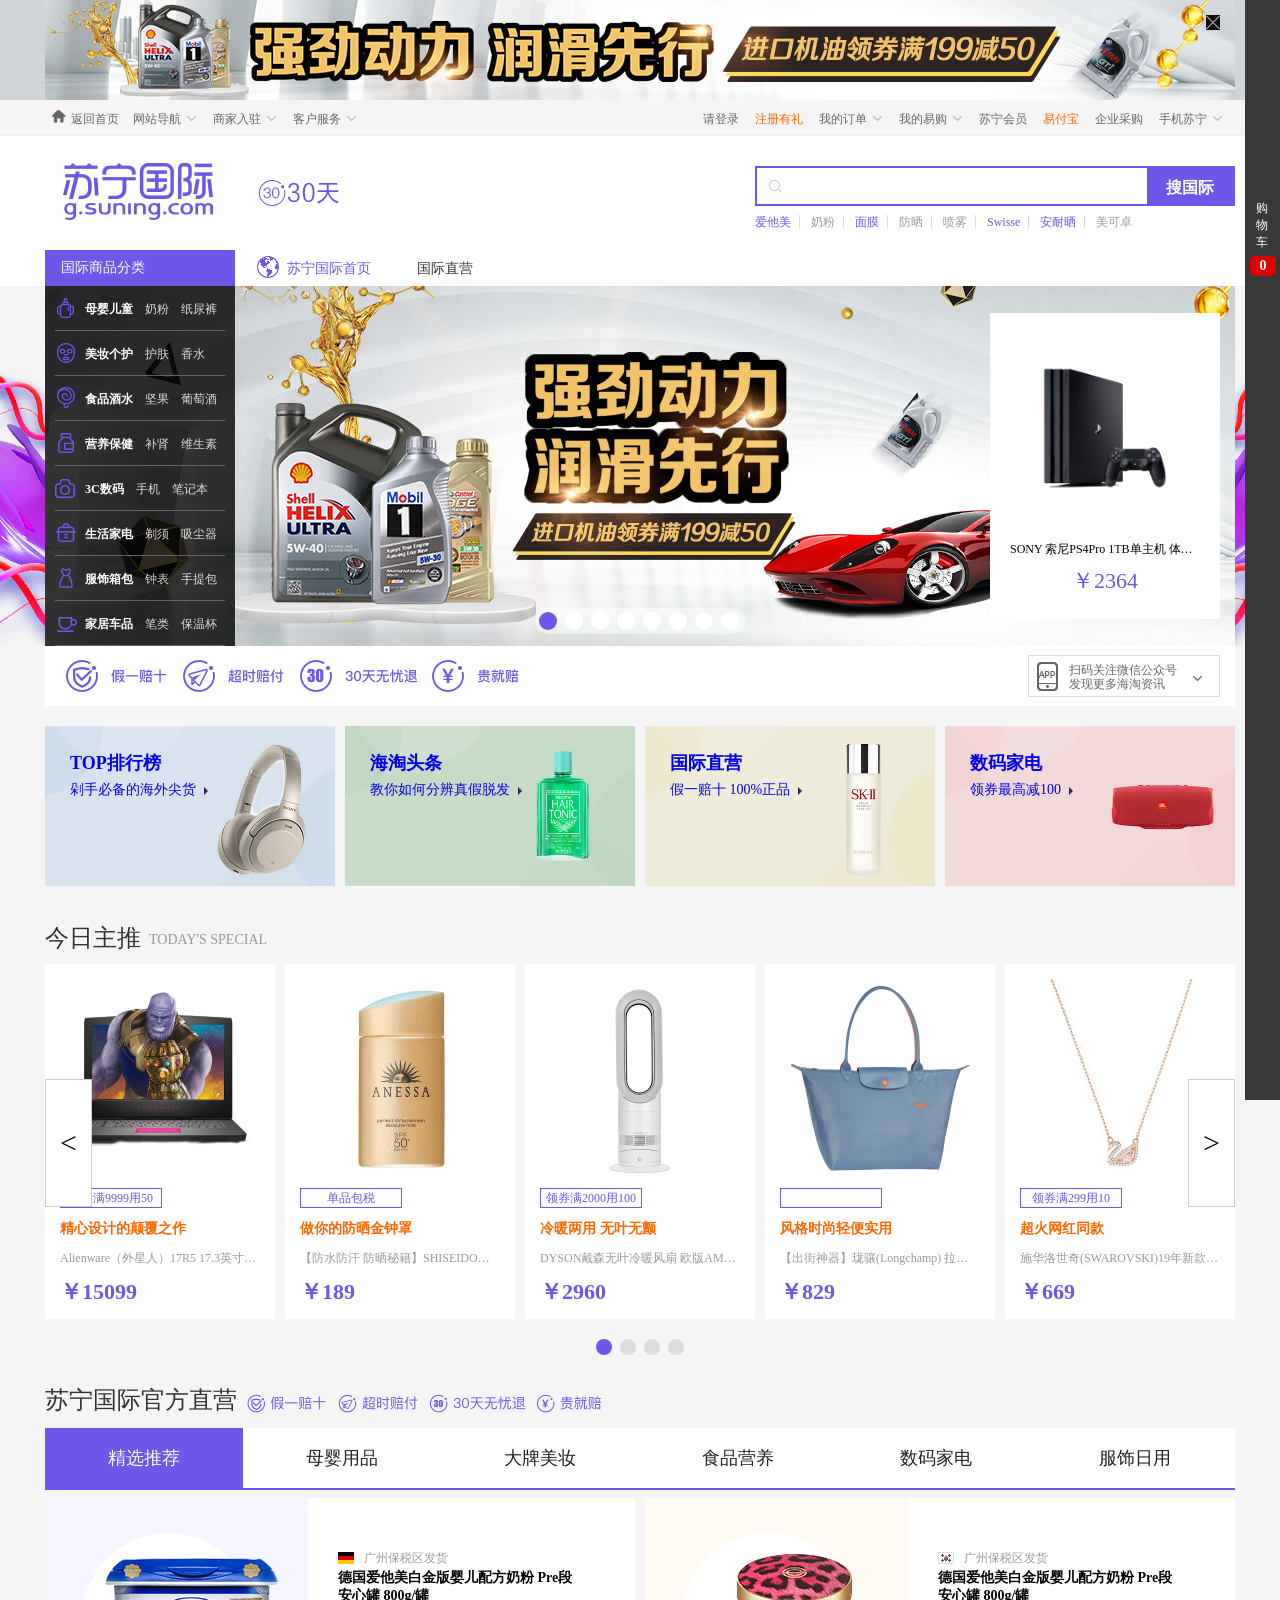
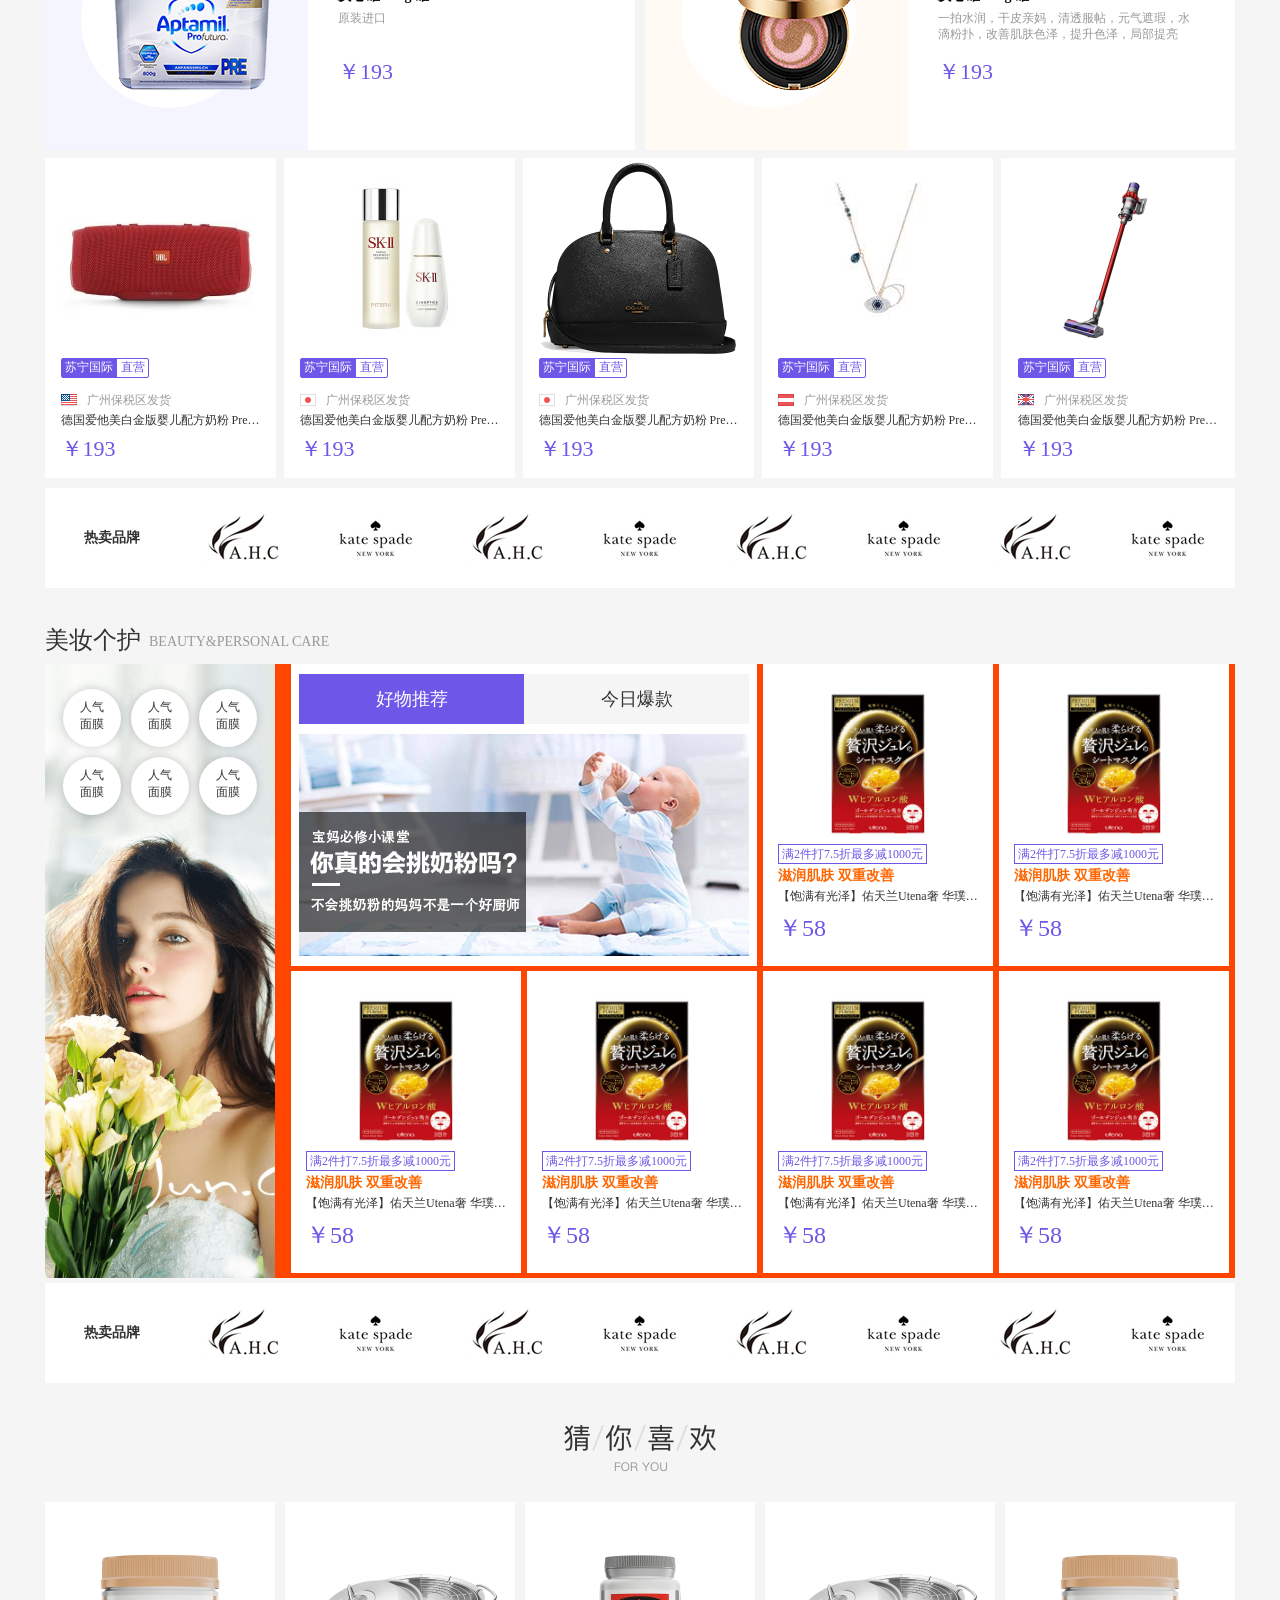
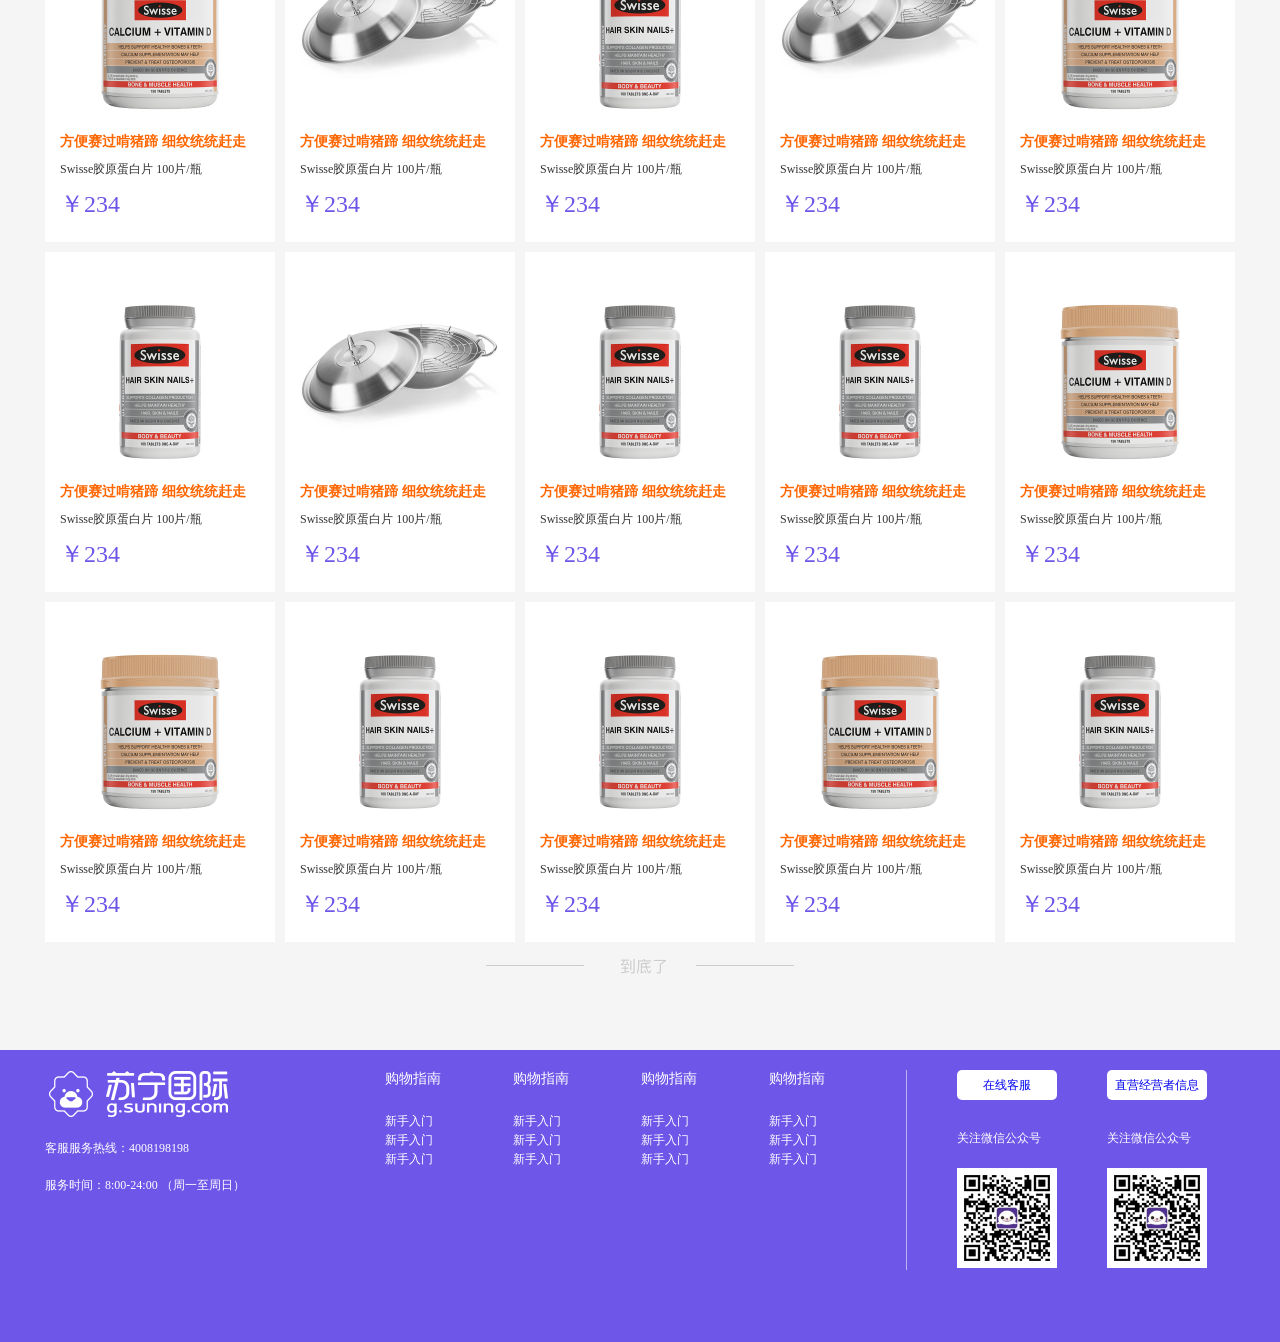
<file: suning/index.html>
<!DOCTYPE html>
<html lang="en">
<head>
    <meta charset="UTF-8">
    <meta name="viewport" content="width=device-width, initial-scale=1.0">
    <meta http-equiv="X-UA-Compatible" content="ie=edge">
    <title>Document</title>
    <link rel="stylesheet" href="css/common.css"/>
    <link rel="stylesheet" href="css/index.css"/>
    <link rel="stylesheet" href="images/iconfont/iconfont.css">
    
</head>
<body>
    <!-- adv ------------------------------------------>
    <div id="adv">
        <div class="advCon">
            <span class="advBtn"></span>
        </div>
    </div>

    <!-- top ------------------------------------------>
    <div id="top">
        <div class="topCon">
            <ul class="topLeft">
                <li>
                    <i class="iconfont icon-shouye2"></i>
                    <a href="#">返回首页</a>
                </li>
                <li class="topSec">
                    <a href="#">网站导航</a>
                    <i class="iconfont icon-jiantouarrow483"></i>
                    <div></div>
                </li>
                <li class="topSec">
                    <a href="#">商家入驻</a>
                    <i class="iconfont icon-jiantouarrow483"></i>
                    <div></div>
                </li>
                <li class="topSec">
                    <a href="#">客户服务</a>
                    <i class="iconfont icon-jiantouarrow483"></i>
                    <div></div>
                </li>
            </ul>

            <ul class="topRight">
                <li class="cookieChange">
                    <a href="html/register.html">请登录</a>
                </li>
                <li><a href="#">注册有礼</a></li>
                <li class="topRigSec">
                    <a href="#">我的订单</a>
                    <i class="iconfont icon-jiantouarrow483"></i>
                    <div></div>
                </li>
                <li class="topRigSec">
                    <a href="#">我的易购</a>
                    <i class="iconfont icon-jiantouarrow483"></i>
                    <div></div>
                </li>
                <li><a href="#">苏宁会员</a></li>
                <li><a href="#">易付宝</a></li>
                <li><a href="#">企业采购</a></li>
                <li class="topRigSec">
                    <a href="#">手机苏宁</a>
                    <i class="iconfont icon-jiantouarrow483"></i>
                    <div></div>
                </li>
            </ul>
        </div>
    </div>

    <!-- title ------------------------------------------>
    <div id="title">
        <div class="titleCon">
            <img src="images/title1.png">
            <img src="images/title2.gif">
            <div class="titleSer">
                <div>
                    <i class="iconfont icon-sousuo"></i>
                    <input type="text">
                    <span><a href="#">搜国际</a></span>
                </div>
                <p>
                    <a href="#" class="blue">爱他美</a>
                    <a href="#">奶粉</a>
                    <a href="#" class="blue">面膜</a>
                    <a href="#">防晒</a>
                    <a href="#">喷雾</a>
                    <a href="#" class="blue">Swisse</a>
                    <a href="#" class="blue">安耐晒</a>
                    <a href="#">美可卓</a>
                </p>
            </div>
        </div>
    </div>

    <!-- record ------------------------------------------>
    <div id="record">
        <div class="rcdCon">
            <p class="rcdLf">国际商品分类</p>
            <p class="rcdCen">
                <img src="images/record1.gif">
                <a href="#">苏宁国际首页</a>
            </p>
            <p class="rcdRgt">
                <a href="#">国际直营</a>
            </p>
        </div>
    </div>

    <!-- banner ------------------------------------------>
    <div id="banner">
        <div class="berCon">
            <div class="berBgLf">
                <img src="images/banner1.jpg">
            </div>
            <div class="berBg">
                <ul class="berImg">
                    <li><a href="#"><img src="images/banner3.jpg"></a></li>
                    <li><a href="#"><img src="images/banner4.jpg"></a></li>
                    <li><a href="#"><img src="images/banner5.jpg"></a></li>
                    <li><a href="#"><img src="images/banner6.jpg"></a></li>
                    <li><a href="#"><img src="images/banner7.jpg"></a></li>
                    <li><a href="#"><img src="images/banner8.jpg"></a></li>
                    <li><a href="#"><img src="images/banner9.jpg"></a></li>
                    <li><a href="#"><img src="images/banner10.jpg"></a></li>
                </ul>
                <div class="berSpan">
                    <span>&lt;</span>
                    <span>&gt;</span>
                </div>
                <ol class="berRadius">
                    <!-- <li class="active"></li>
                    <li></li>
                    <li></li>
                    <li></li>
                    <li></li>
                    <li></li>
                    <li></li>
                    <li></li> -->
                </ol>     
                <div class="berTop">
                    <div class="berNav">
                        <div class="berNavList">
                            <p>
                                <span>母婴儿童</span>
                                <i><a href="#">奶粉</a></i>
                                <i><a href="#">纸尿裤</a></i>
                            </p>
                            <div>
                                <section>
                                    <h2>精选大牌</h2>
                                    <ul>
                                        <li>花王</li>
                                        <li>a2</li>
                                        <li>爱他美</li>
                                        <li>尤妮佳</li>
                                        <li>Bio Island</li>
                                        <li>花王</li>
                                        <li>a2</li>
                                        <li>爱他美</li>
                                        <li>尤妮佳</li>
                                        <li>Bio Island</li>
                                        <li>花王</li>
                                        <li>a2</li>
                                        <li>爱他美</li>
                                        <li>尤妮佳</li>
                                        <li>Bio Island</li>
                                        <li>尤妮佳</li>
                                        <li>Bio Island</li>
                                        <li>花王</li>
                                        <li>a2</li>
                                        <li>爱他美</li>
                                        <li>尤妮佳</li>
                                        <li>Bio Island</li>
                                    </ul>
                                </section>
                                <section>
                                    <h2>精选大牌</h2>
                                    <ul>
                                        <li>花王</li>
                                        <li>a2</li>
                                        <li>爱他美</li>
                                        <li>尤妮佳</li>
                                        <li>Bio Island</li>
                                        <li>花王</li>
                                        <li>a2</li>
                                        <li>爱他美</li>
                                        <li>尤妮佳</li>
                                        <li>Bio Island</li>
                                        <li>花王</li>
                                        <li>a2</li>
                                        <li>爱他美</li>
                                        <li>尤妮佳</li>
                                        <li>Bio Island</li>
                                    </ul>
                                </section>
                                <section>
                                    <h2>精选大牌</h2>
                                    <ul>
                                        <li>花王</li>
                                        <li>a2</li>
                                        <li>爱他美</li>
                                        <li>尤妮佳</li>
                                        <li>Bio Island</li>
                                        <li>花王</li>
                                        <li>a2</li>
                                        <li>尤妮佳</li>
                                        <li>Bio Island</li>
                                        <li>尤妮佳</li>
                                        <li>Bio Island</li>
                                        <li>花王</li>
                                        <li>a2</li>
                                        <li>爱他美</li>
                                        <li>尤妮佳</li>
                                        <li>Bio Island</li>
                                    </ul>
                                </section>
                                <section>
                                    <h2>精选大牌</h2>
                                    <ul>
                                        <li>花王</li>
                                        <li>a2</li>
                                        <li>爱他美</li>
                                        <li>尤妮佳</li>
                                        <li>Bio Island</li>
                                        <li>花王</li>
                                        <li>a2</li>
                                        <li>爱他美</li>
                                        <li>尤妮佳</li>
                                        <li>Bio Island</li>
                                        <li>花王</li>
                                        <li>a2</li>
                                        <li>爱他美</li>
                                        <li>尤妮佳</li>
                                        <li>Bio Island</li>
                                        <li>尤妮佳</li>
                                        <li>Bio Island</li>
                                        <li>花王</li>
                                        <li>a2</li>
                                        <li>爱他美</li>
                                        <li>尤妮佳</li>
                                        <li>Bio Island</li>
                                    </ul>
                                </section>
                            </div>
                        </div>
                        <div class="berNavList">
                            <p>
                                <span>美妆个护</span>
                                <i><a href="#">护肤</a></i>
                                <i><a href="#">香水</a></i>
                            </p>
                            <div>
                                <section>
                                    <h2>美妆个护</h2>
                                    <ul>
                                        <li>花王</li>
                                        <li>a2</li>
                                        <li>爱他美</li>
                                        <li>尤妮佳</li>
                                        <li>Bio Island</li>
                                        <li>花王</li>
                                        <li>尤妮佳</li>
                                        <li>Bio Island</li>
                                        <li>尤妮佳</li>
                                        <li>Bio Island</li>
                                        <li>花王</li>
                                        <li>a2</li>
                                        <li>爱他美</li>
                                        <li>尤妮佳</li>
                                        <li>Bio Island</li>
                                    </ul>
                                </section>
                                <section>
                                    <h2>美妆个护</h2>
                                    <ul>
                                        <li>花王</li>
                                        <li>a2</li>
                                        <li>爱他美</li>
                                        <li>尤妮佳</li>
                                        <li>Bio Island</li>
                                        <li>a2</li>
                                        <li>爱他美</li>
                                        <li>尤妮佳</li>
                                        <li>Bio Island</li>
                                        <li>花王</li>
                                        <li>a2</li>
                                        <li>爱他美</li>
                                        <li>花王</li>
                                        <li>a2</li>
                                        <li>爱他美</li>
                                        <li>尤妮佳</li>
                                        <li>Bio Island</li>
                                        <li>花王</li>
                                        <li>a2</li>
                                        <li>爱他美</li>
                                        <li>尤妮佳</li>
                                        <li>Bio Island</li>
                                    </ul>
                                </section>
                                <section>
                                    <h2>美妆个护</h2>
                                    <ul>
                                        <li>花王</li>
                                        <li>a2</li>
                                        <li>爱他美</li>
                                        <li>尤妮佳</li>
                                        <li>Bio Island</li>
                                        <li>花王</li>
                                        <li>a2</li>
                                        <li>爱他美</li>
                                        <li>尤妮佳</li>
                                        <li>Bio Island</li>
                                    </ul>
                                </section>
                            </div>
                        </div>
                        <div class="berNavList">
                            <p>
                                <span>食品酒水</span>
                                <i><a href="#">坚果</a></i>
                                <i><a href="#">葡萄酒</a></i>
                            </p>
                            <div>
                                <section>
                                    <h2>食品酒水</h2>
                                    <ul>
                                        <li>花王</li>
                                        <li>a2</li>
                                        <li>爱他美</li>
                                        <li>尤妮佳</li>
                                        <li>Bio Island</li>
                                        <li>花王</li>
                                        <li>a2</li>
                                        <li>爱他美</li>
                                        <li>尤妮佳</li>
                                        <li>Bio Island</li>
                                    </ul>
                                </section>
                                <section>
                                    <h2>食品酒水</h2>
                                    <ul>
                                        <li>花王</li>
                                        <li>a2</li>
                                        <li>爱他美</li>
                                        <li>尤妮佳</li>
                                        <li>Bio Island</li>
                                        <li>a2</li>
                                        <li>爱他美</li>
                                        <li>尤妮佳</li>
                                        <li>尤妮佳</li>
                                        <li>Bio Island</li>
                                        <li>花王</li>
                                        <li>a2</li>
                                        <li>爱他美</li>
                                        <li>尤妮佳</li>
                                        <li>Bio Island</li>
                                    </ul>
                                </section>
                                <section>
                                    <h2>食品酒水</h2>
                                    <ul>
                                        <li>花王</li>
                                        <li>a2</li>
                                        <li>Bio Island</li>
                                        <li>花王</li>
                                        <li>a2</li>
                                        <li>爱他美</li>
                                        <li>尤妮佳</li>
                                        <li>Bio Island</li>
                                    </ul>
                                </section>
                                <section>
                                    <h2>食品酒水</h2>
                                    <ul>
                                        <li>花王</li>
                                        <li>a2</li>
                                        <li>爱他美</li>
                                        <li>尤妮佳</li>
                                        <li>Bio Island</li>
                                        <li>花王</li>
                                        <li>a2</li>
                                        <li>爱他美</li>
                                        <li>尤妮佳</li>
                                        <li>Bio Island</li>
                                    </ul>
                                </section>
                            </div>
                        </div>
                        <div class="berNavList">
                            <p>
                                <span>营养保健</span>
                                <i><a href="#">补肾</a></i>
                                <i><a href="#">维生素</a></i>
                            </p>
                            <div>
                                <section>
                                    <h2>营养保健</h2>
                                    <ul>
                                        <li>花王</li>
                                        <li>a2</li>
                                        <li>爱他美</li>
                                        <li>尤妮佳</li>
                                        <li>Bio Island</li>
                                        <li>花王</li>
                                        <li>a2</li>
                                        <li>Bio Island</li>
                                        <li>花王</li>
                                        <li>a2</li>
                                        <li>爱他美</li>
                                        <li>尤妮佳</li>
                                        <li>Bio Island</li>
                                        <li>花王</li>
                                        <li>a2</li>
                                        <li>爱他美</li>
                                        <li>尤妮佳</li>
                                        <li>Bio Island</li>
                                    </ul>
                                </section>
                                <section>
                                    <h2>营养保健</h2>
                                    <ul>
                                        <li>花王</li>
                                        <li>a2</li>
                                        <li>爱他美</li>
                                        <li>尤妮佳</li>
                                        <li>尤妮佳</li>
                                        <li>尤妮佳</li>
                                        <li>Bio Island</li>
                                        <li>花王</li>
                                        <li>尤妮佳</li>
                                        <li>Bio Island</li>
                                        <li>花王</li>
                                        <li>尤妮佳</li>
                                        <li>Bio Island</li>
                                        <li>花王</li>
                                        <li>a2</li>
                                        <li>爱他美</li>
                                        <li>尤妮佳</li>
                                        <li>Bio Island</li>
                                    </ul>
                                </section>
                                <section>
                                    <h2>营养保健</h2>
                                    <ul>
                                        <li>花王</li>
                                        <li>a2</li>
                                        <li>Bio Island</li>
                                        <li>花王</li>
                                        <li>a2</li>
                                        <li>爱他美</li>
                                        <li>a2</li>
                                        <li>Bio Island</li>
                                        <li>花王</li>
                                        <li>a2</li>
                                        <li>爱他美</li>
                                        <li>a2</li>
                                        <li>Bio Island</li>
                                        <li>花王</li>
                                        <li>a2</li>
                                        <li>爱他美</li>
                                        <li>尤妮佳</li>
                                        <li>Bio Island</li>
                                    </ul>
                                </section>
                            </div>
                        </div>
                        <div class="berNavList">
                            <p>
                                <span>3C数码</span>
                                <i><a href="#">手机</a></i>
                                <i><a href="#">笔记本</a></i>
                            </p>
                            <div>
                                <section>
                                    <h2>3C数码</h2>
                                    <ul>
                                        <li>花王</li>
                                        <li>a2</li>
                                        <li>爱他美</li>
                                        <li>尤妮佳</li>
                                        <li>Bio Island</li>
                                        <li>花王</li>
                                        <li>a2</li>
                                        <li>尤妮佳</li>
                                        <li>Bio Island</li>
                                        <li>花王</li>
                                        <li>a2</li>
                                        <li>Bio Island</li>
                                        <li>花王</li>
                                        <li>a2</li>
                                        <li>爱他美</li>
                                        <li>尤妮佳</li>
                                        <li>Bio Island</li>
                                        <li>花王</li>
                                        <li>a2</li>
                                        <li>爱他美</li>
                                        <li>尤妮佳</li>
                                        <li>Bio Island</li>
                                    </ul>
                                </section>
                                <section>
                                    <h2>3C数码</h2>
                                    <ul>
                                        <li>花王</li>
                                        <li>a2</li>
                                        <li>爱他美</li>
                                        <li>尤妮佳</li>
                                        <li>Bio Island</li>
                                        <li>花王</li>
                                        <li>花王</li>
                                        <li>a2</li>
                                        <li>爱他美</li>
                                        <li>尤妮佳</li>
                                        <li>Bio Island</li>
                                        <li>花王</li>
                                        <li>a2</li>
                                        <li>爱他美</li>
                                        <li>尤妮佳</li>
                                        <li>Bio Island</li>
                                    </ul>
                                </section>
                                <section>
                                    <h2>3C数码</h2>
                                    <ul>
                                        <li>花王</li>
                                        <li>a2</li>
                                        <li>爱他美</li>
                                        <li>尤妮佳</li>
                                        <li>Bio Island</li>
                                        <li>a2</li>
                                        <li>Bio Island</li>
                                        <li>花王</li>
                                        <li>a2</li>
                                        <li>爱他美</li>
                                        <li>尤妮佳</li>
                                        <li>Bio Island</li>
                                        <li>花王</li>
                                        <li>a2</li>
                                        <li>爱他美</li>
                                        <li>尤妮佳</li>
                                        <li>Bio Island</li>
                                    </ul>
                                </section>
                                <section>
                                    <h2>3C数码</h2>
                                    <ul>
                                        <li>花王</li>
                                        <li>a2</li>
                                        <li>爱他美</li>
                                        <li>爱他美</li>
                                        <li>尤妮佳</li>
                                        <li>Bio Island</li>
                                    </ul>
                                </section>
                            </div>
                        </div>
                        <div class="berNavList">
                            <p>
                                <span>生活家电</span>
                                <i><a href="#">剃须</a></i>
                                <i><a href="#">吸尘器</a></i>
                            </p>
                            <div>
                                <section>
                                    <h2>生活家电</h2>
                                    <ul>
                                        <li>花王</li>
                                        <li>a2</li>
                                        <li>爱他美</li>
                                        <li>尤妮佳</li>
                                        <li>Bio Island</li>
                                        <li>花王</li>
                                        <li>a2</li>
                                        <li>Bio Island</li>
                                        <li>花王</li>
                                        <li>a2</li>
                                        <li>尤妮佳</li>
                                        <li>Bio Island</li>
                                        <li>花王</li>
                                        <li>a2</li>
                                        <li>Bio Island</li>
                                        <li>花王</li>
                                        <li>a2</li>
                                        <li>爱他美</li>
                                        <li>尤妮佳</li>
                                        <li>Bio Island</li>
                                        <li>花王</li>
                                        <li>a2</li>
                                        <li>爱他美</li>
                                        <li>尤妮佳</li>
                                        <li>Bio Island</li>
                                    </ul>
                                </section>
                                <section>
                                    <h2>生活家电</h2>
                                    <ul>
                                        <li>花王</li>
                                        <li>a2</li>
                                        <li>爱他美</li>
                                        <li>尤妮佳</li>
                                        <li>Bio Island</li>
                                        <li>a2</li>
                                        <li>爱他美</li>
                                        <li>尤妮佳</li>
                                        <li>Bio Island</li>
                                        <li>花王</li>
                                        <li>a2</li>
                                        <li>爱他美</li>
                                        <li>尤妮佳</li>
                                        <li>Bio Island</li>
                                    </ul>
                                </section>
                                <section>
                                    <h2>生活家电</h2>
                                    <ul>
                                        <li>花王</li>
                                        <li>a2</li>
                                        <li>爱他美</li>
                                        <li>尤妮佳</li>
                                        <li>Bio Island</li>
                                        <li>花王</li>
                                        <li>a2</li>
                                        <li>Bio Island</li>
                                        <li>尤妮佳</li>
                                        <li>Bio Island</li>
                                    </ul>
                                </section>
                                <section>
                                    <h2>生活家电</h2>
                                    <ul>
                                        <li>花王</li>
                                        <li>a2</li>
                                        <li>爱他美</li>
                                        <li>尤妮佳</li>
                                        <li>Bio Island</li>
                                        <li>花王</li>
                                        <li>a2</li>
                                        <li>Bio Island</li>
                                        <li>花王</li>
                                        <li>a2</li>
                                        <li>尤妮佳</li>
                                        <li>Bio Island</li>
                                        <li>花王</li>
                                        <li>a2</li>
                                        <li>Bio Island</li>
                                        <li>花王</li>
                                        <li>a2</li>
                                        <li>爱他美</li>
                                        <li>尤妮佳</li>
                                        <li>Bio Island</li>
                                        <li>花王</li>
                                        <li>a2</li>
                                        <li>爱他美</li>
                                        <li>尤妮佳</li>
                                        <li>Bio Island</li>
                                    </ul>
                                </section>
                            </div>
                        </div>
                        <div class="berNavList">
                            <p>
                                <span>服饰箱包</span>
                                <i><a href="#">钟表</a></i>
                                <i><a href="#">手提包</a></i>
                            </p>
                            <div>
                                <section>
                                    <h2>服饰箱包</h2>
                                    <ul>
                                        <li>花王</li>
                                        <li>a2</li>
                                        <li>爱他美</li>
                                        <li>尤妮佳</li>
                                        <li>Bio Island</li>
                                        <li>花王</li>
                                        <li>a2</li>
                                        <li>Bio Island</li>
                                        <li>花王</li>
                                        <li>a2</li>
                                        <li>尤妮佳</li>
                                        <li>Bio Island</li>
                                        <li>花王</li>
                                        <li>a2</li>
                                        <li>Bio Island</li>
                                        <li>花王</li>
                                        <li>花王</li>
                                        <li>a2</li>
                                        <li>尤妮佳</li>
                                        <li>Bio Island</li>
                                        <li>花王</li>
                                        <li>a2</li>
                                        <li>Bio Island</li>
                                        <li>花王</li>
                                        <li>a2</li>
                                        <li>爱他美</li>
                                        <li>尤妮佳</li>
                                        <li>Bio Island</li>
                                        <li>花王</li>
                                        <li>a2</li>
                                        <li>爱他美</li>
                                        <li>尤妮佳</li>
                                        <li>Bio Island</li>
                                    </ul>
                                </section>
                                <section>
                                    <h2>服饰箱包</h2>
                                    <ul>
                                        <li>花王</li>
                                        <li>a2</li>
                                        <li>爱他美</li>
                                        <li>尤妮佳</li>
                                        <li>Bio Island</li>
                                        <li>花王</li>
                                        <li>a2</li>
                                        <li>Bio Island</li>
                                        <li>花王</li>
                                        <li>a2</li>
                                        <li>a2</li>
                                        <li>爱他美</li>
                                        <li>尤妮佳</li>
                                        <li>Bio Island</li>
                                        <li>花王</li>
                                        <li>a2</li>
                                        <li>爱他美</li>
                                        <li>尤妮佳</li>
                                        <li>Bio Island</li>
                                    </ul>
                                </section>
                                <section>
                                    <h2>服饰箱包</h2>
                                    <ul>
                                        <li>花王</li>
                                        <li>a2</li>
                                        <li>爱他美</li>
                                        <li>尤妮佳</li>
                                        <li>Bio Island</li>
                                        <li>花王</li>
                                        <li>a2</li>
                                        <li>Bio Island</li>
                                        <li>花王</li>
                                        <li>a2</li>
                                        <li>尤妮佳</li>
                                        <li>Bio Island</li>
                                        <li>花王</li>
                                        <li>a2</li>
                                        <li>Bio Island</li>
                                        <li>花王</li>
                                        <li>爱他美</li>
                                        <li>尤妮佳</li>
                                        <li>Bio Island</li>
                                        <li>花王</li>
                                        <li>a2</li>
                                        <li>爱他美</li>
                                        <li>尤妮佳</li>
                                        <li>Bio Island</li>
                                    </ul>
                                </section>
                            </div>
                        </div>
                        <div class="berNavList">
                            <p>
                                <span>家居车品</span>
                                <i><a href="#">笔类</a></i>
                                <i><a href="#">保温杯</a></i>
                            </p>
                            <div>
                                <section>
                                    <h2>家居车品</h2>
                                    <ul>
                                        <li>花王</li>
                                        <li>a2</li>
                                        <li>爱他美</li>
                                        <li>尤妮佳</li>
                                        <li>Bio Island</li>
                                        <li>花王</li>
                                        <li>a2</li>
                                        <li>Bio Island</li>
                                        <li>a2</li>
                                        <li>Bio Island</li>
                                        <li>花王</li>
                                        <li>a2</li>
                                        <li>爱他美</li>
                                        <li>尤妮佳</li>
                                        <li>Bio Island</li>
                                        <li>花王</li>
                                        <li>a2</li>
                                        <li>爱他美</li>
                                        <li>尤妮佳</li>
                                        <li>Bio Island</li>
                                    </ul>
                                </section>
                                <section>
                                    <h2>家居车品</h2>
                                    <ul>
                                        <li>花王</li>
                                        <li>a2</li>
                                        <li>爱他美</li>
                                        <li>尤妮佳</li>
                                        <li>Bio Island</li>
                                        <li>花王</li>
                                        <li>a2</li>
                                        <li>Bio Island</li>
                                        <li>花王</li>
                                        <li>a2</li>
                                        <li>尤妮佳</li>
                                        <li>Bio Island</li>
                                        <li>花王</li>
                                        <li>a2</li>
                                        <li>Bio Island</li>
                                        <li>花王</li>
                                        <li>花王</li>
                                        <li>a2</li>
                                        <li>尤妮佳</li>
                                        <li>Bio Island</li>
                                        <li>花王</li>
                                        <li>a2</li>
                                        <li>Bio Island</li>
                                        <li>花王</li>
                                        <li>a2</li>
                                        <li>爱他美</li>
                                        <li>尤妮佳</li>
                                        <li>Bio Island</li>
                                        <li>花王</li>
                                        <li>a2</li>
                                        <li>爱他美</li>
                                        <li>尤妮佳</li>
                                        <li>Bio Island</li>
                                    </ul>
                                </section>
                                <section>
                                    <h2>家居车品</h2>
                                    <ul>
                                        <li>花王</li>
                                        <li>a2</li>
                                        <li>爱他美</li>
                                        <li>尤妮佳</li>
                                        <li>Bio Island</li>
                                        <li>花王</li>
                                        <li>a2</li>
                                        <li>Bio Island</li>
                                        <li>花王</li>
                                        <li>尤妮佳</li>
                                        <li>Bio Island</li>
                                    </ul>
                                </section>
                                <section>
                                    <h2>家居车品</h2>
                                    <ul>
                                        <li>花王</li>
                                        <li>a2</li>
                                        <li>爱他美</li>
                                        <li>尤妮佳</li>
                                        <li>Bio Island</li>
                                        <li>花王</li>
                                        <li>a2</li>
                                        <li>Bio Island</li>
                                        <li>花王</li>
                                        <li>a2</li>
                                        <li>尤妮佳</li>
                                        <li>Bio Island</li>
                                        <li>花王</li>
                                        <li>a2</li>
                                        <li>Bio Island</li>
                                        <li>花王</li>
                                        <li>花王</li>
                                        <li>a2</li>
                                        <li>尤妮佳</li>
                                        <li>Bio Island</li>
                                        <li>花王</li>
                                        <li>a2</li>
                                        <li>Bio Island</li>
                                        <li>花王</li>
                                        <li>a2</li>
                                        <li>爱他美</li>
                                        <li>尤妮佳</li>
                                        <li>Bio Island</li>
                                        <li>花王</li>
                                    </ul>
                                </section>
                            </div>
                        </div>
                    </div>
                    <div class="berAdv">
                        <img src="images/banner11.jpg">
                        <p>SONY 索尼PS4Pro 1TB单主机 体感游戏机 家用游戏机 支持4K/VR设备 港版黑色</p>
                        <span>￥2364</span>
                    </div>
                </div>
            </div>
            <div class="berBgRgt">
                <img src="images/banner2.jpg">
            </div>
        </div>
    </div>


    <!-- ps ------------------------------------------>
    <div id="ps">
        <div class="psCon">
            <img src="images/ps1.jpg">
            <img src="images/ps2.jpg">
            <img src="images/ps3.jpg">
            <img src="images/ps4.jpg">
            <div>
                <img src="images/ps5.png">
                <span>扫码关注微信公众号发现更多海淘资讯</span>
                <i class="iconfont icon-jiantouarrow483"></i>
                <p>
                    <img src="images/ps6.jpg">
                </p>
            </div>
        </div>
    </div>


    <!-- show ------------------------------------------>
    <div id="show">
        <div class="showCon">
            <ul class="showUl">
                <!-- <li>
                    <a href="#">
                        <h2>TOP排行榜</h2>
                        <span>剁手必备的海外尖货</span>
                        <em></em>
                    </a> 
                </li>
                <li></li>
                <li></li>
                <li></li> -->
            </ul>
        </div>
    </div>


    <!-- today ------------------------------------------>
    <div id="today">
        <div class="tdyCon">
            <div class="tdyTle">
                <h3 class="titleStyleC">今日主推</h3>
                <span class="titleStyleE">TODAY'S SPECIAL</span>
            </div>
            <div class="tdyBner">
                <div class="tdySec">
                    <!-- <section>
                    <img src="images/tdy1.jpg">
                    <p>领券满9999用50</p>
                    <h3>精心设计的颠覆之作</h3>
                    <h4>Alienware（外星人）17R5 17.3英寸笔记本游戏本 i7-8750H/1070/32G/1080P/1TB机械+256GB固态</h4>
                    <h2>￥15099</h2>
                </section> --> 
                </div>
                <p class="tdySpan">
                    <span class="tdyPre">&lt;</span>
                    <span class="tdyNxt">&gt;</span>
                </p>
            </div>
            <ul class="tdyBtn">
                <li class="tdyBtnAct"></li>
                <li></li>
                <li></li>
                <li></li>
            </ul>
        
        </div>
    </div>


    <!-- sale ------------------------------------------>
    <div id="sale">
        <div class="saleCon">
            <div class="saleTle">
                <h3 class="titleStyleC">苏宁国际官方直营</h3>
                <img src="images/sale1.png">
                <img src="images/sale2.png">
                <img src="images/sale3.png">
                <img src="images/sale4.png">
            </div>
            <div class="saleTab">
                <div class="saleTabBtn">
                    <span class="saleTabBtnAct">精选推荐</span>
                    <span>母婴用品</span>
                    <span>大牌美妆</span>
                    <span>食品营养</span>
                    <span>数码家电</span>
                    <span>服饰日用</span>
                </div>
                <div class="saleTabShow">
                    <!-- <section>
                        <img src="images/s1.png">
                        <div>
                            <h4>
                                <span>苏宁国际</span>
                                <b>直营</b>
                            </h4>
                            <img src="images/cr1.png">
                            <em>广州保税区发货</em>
                            <h3>德国爱他美白金版婴儿配方奶粉 Pre段 安心罐 800g/罐</h3>
                            <h2>￥193</h2>
                        </div>
                    </section> -->
            </div>
            <div class="brand">
                <h2>热卖品牌</h2>
                <section>
                    <!-- <p><img src="images/brand1.png"></p> -->
                </section>
            </div>
        </div>
    </div>


    <!-- beauty ------------------------------------------>
    <div id="beauty">
        <div class="butCon">
            <p class="CenTle">
                <span class="titleStyleC">美妆个护</span>
                <span class="titleStyleE">BEAUTY&PERSONAL CARE</span>
            </p>
            <div class="CenCon">
                <div class="CenLf">
                    <ul>
                        <li><a href="#">人气面膜</a></li>
                        <li><a href="#">人气面膜</a></li>
                        <li><a href="#">人气面膜</a></li>
                        <li><a href="#">人气面膜</a></li>
                        <li><a href="#">人气面膜</a></li>
                        <li><a href="#">人气面膜</a></li>
                    </ul>
                </div>

                <div class="CenPdt">
                    <div class="CenTab">
                        <div class="CenTabBtn">
                            <span class="CenTabBtnAct">好物推荐</span>
                            <span>今日爆款</span>
                        </div>
                        <div class="CenTabShow">
                            <p class="CenTabShowAct">
                                <img src="images/but4.jpg">
                            </p>
                            <p>
                                <img src="images/but3.jpg">
                            </p>
                        </div>
                    </div>

                    <!-- <section>
                        <img src="images/but2.jpg">
                        <div>
                            <p>满2件打7.5折最多减1000元</p>
                            <h3>滋润肌肤 双重改善</h3>
                            <h4>【饱满有光泽】佑天兰Utena奢 华璞俐莎水润果冻面膜（双效玻尿酸)33g*3/盒 红色</h4>
                            <h2>￥58</h2>
                        </div>  
                    </section> -->
                </div>
                <div class="brand">
                    <h2>热卖品牌</h2>
                    <section>
                        <!-- <p><img src="images/brand1.png"></p> -->
                    </section>
                </div>
            </div>
        </div>
    </div>

    <!-- guess ------------------------------------------>
    <div id="guess">
        <div class="guessCon">
            <h2 class="gesTle">
                <img src="images/guess1.png">
            </h2>
            <div class="gesPdt">
                <!-- <section>
                    <img src="images/guess2.jpg">
                    <div>
                        <h3>方便赛过啃猪蹄 细纹统统赶走</h3>
                        <p>Swisse胶原蛋白片 100片/瓶</p>
                        <h4>￥234</h4>
                    </div>
                </section> -->
            </div>
            <h3 class="gesBtm">
                <img src="images/guess5.jpg">
            </h3>
        </div>
    </div>

    <!-- Info ------------------------------------------>
    <div id="info">
        <div class="infoCon">
            <div class="infoLf">
                <h2></h2>
                <p>客服服务热线：4008198198</p>
                <p>服务时间：8:00-24:00 （周一至周日）</p>
            </div>
            <div class="infoCen">
                <div>
                    <ul>
                        <li class="infoCenTle">购物指南</li>
                        <li><a href="#">新手入门</a></li>
                        <li><a href="#">新手入门</a></li>
                        <li><a href="#">新手入门</a></li>
                    </ul>
                    <ul>
                        <li class="infoCenTle">购物指南</li>
                        <li><a href="#">新手入门</a></li>
                        <li><a href="#">新手入门</a></li>
                        <li><a href="#">新手入门</a></li>
                    </ul>
                    <ul>
                        <li class="infoCenTle">购物指南</li>
                        <li><a href="#">新手入门</a></li>
                        <li><a href="#">新手入门</a></li>
                        <li><a href="#">新手入门</a></li>
                    </ul>
                    <ul>
                        <li class="infoCenTle">购物指南</li>
                        <li><a href="#">新手入门</a></li>
                        <li><a href="#">新手入门</a></li>
                        <li><a href="#">新手入门</a></li>
                    </ul>
                </div>
            </div>
            <div class="infoRgt">
                <section>
                    <a href="#">在线客服</a>
                    <p>关注微信公众号</p>
                    <img src="images/info2.jpg">
                </section>
                <section>
                    <a href="#">直营经营者信息</a>
                    <p>关注微信公众号</p>
                    <img src="images/info2.jpg">
                </section>
            </div>
        </div>
    </div>


    <!-- option ---------------------------------------->
    <div id="option">
        <div class="optCon">
            <section class="optCar">
                <a href = "http://localhost/han/suning/html/car.html">购物车</a>
                <span>0</span>
            </section>
        </div> 
    </div>


    <!-- roll ---------------------------------------->
    <div id="roll">
        <section>
            <a href="#show"></a>
        </section>
        <section>
            <a href="#today"></a>
        </section>
        <section>
            <a href="#sale"></a>
        </section>
        <section>
            <a href="#beauty"></a>
        </section>
        <section>
            <a href="#guess"></a>
        </section>
    </div>

    
</body>
</html>

<script src="js/lib/move.js"></script>
<script src="js/lib/cookie.js"></script>
<script src="js/lib/ajax2.0.js"></script>
<script src="js/lib/jquery-1.11.3.min.js"></script>

<script src="js/js/adv.js"></script>
<script src="js/js/top.js"></script>
<script src="js/js/banner.js"></script>
<script src="js/js/ps.js"></script>
<script src="js/js/show.js"></script>
<script src="js/js/today.js"></script>
<script src="js/js/sale.js"></script>
<script src="js/js/brand1.js"></script>
<script src="js/js/beauty.js"></script>
<script src="js/js/brand2.js"></script>
<script src="js/js/guess.js"></script>
</file>
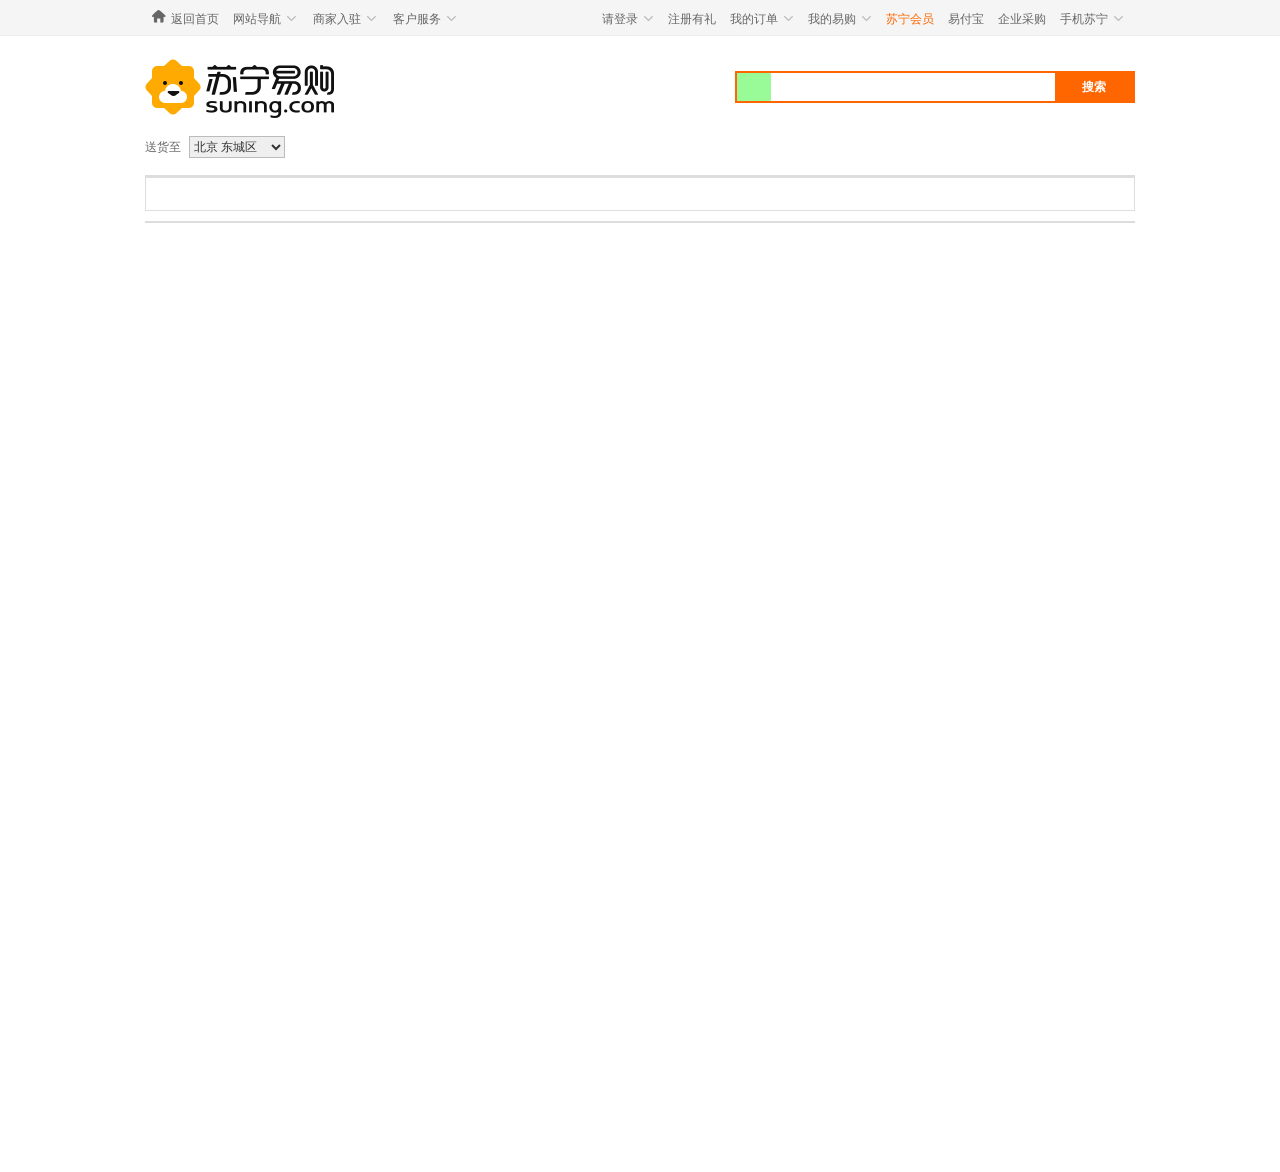
<file: suning/html/car.html>
<!DOCTYPE html>
<html lang="en">
<head>
    <meta charset="UTF-8">
    <meta name="viewport" content="width=device-width, initial-scale=1.0">
    <meta http-equiv="X-UA-Compatible" content="ie=edge">
    <title>Document</title>
    <link rel="stylesheet" href="../css/common.css"/>
    <link rel="stylesheet" href="../css/car.css"/>
    <link rel="stylesheet" href="../images/iconfont/iconfont.css">
</head>

<body>
    <!-- top ------------------------------------------>
    <div id="top">
        <div class="topCon">
            <ul class="topLeft">
                <li>
                    <i class="iconfont icon-shouye2"></i>
                    <a href="#">返回首页</a>
                </li>
                <li class="topSec">
                    <a href="#">网站导航</a>
                    <i class="iconfont icon-jiantouarrow483"></i>
                    <div></div>
                </li>
                <li class="topSec">
                    <a href="#">商家入驻</a>
                    <i class="iconfont icon-jiantouarrow483"></i>
                    <div></div>
                </li>
                <li class="topSec">
                    <a href="#">客户服务</a>
                    <i class="iconfont icon-jiantouarrow483"></i>
                    <div></div>
                </li>
            </ul>

            <ul class="topRight">
                <li class="topRigSec cookieChange">
                    <a href="register.html">请登录</a>
                    <i class="iconfont icon-jiantouarrow483"></i>
                    <div></div>
                </li>
                <li><a href="#">注册有礼</a></li>
                <li class="topRigSec">
                    <a href="#">我的订单</a>
                    <i class="iconfont icon-jiantouarrow483"></i>
                    <div></div>
                </li>
                <li class="topRigSec">
                    <a href="#">我的易购</a>
                    <i class="iconfont icon-jiantouarrow483"></i>
                    <div></div>
                </li>
                <li><a href="#">苏宁会员</a></li>
                <li><a href="#">易付宝</a></li>
                <li><a href="#">企业采购</a></li>
                <li class="topRigSec">
                    <a href="#">手机苏宁</a>
                    <i class="iconfont icon-jiantouarrow483"></i>
                    <div></div>
                </li>
            </ul>
        </div>
    </div>
    
    <!-- title ---------------------------------------->
    <div id="title">
        <div class="titleCon">
            <div class="titleLf">
                <h1>
                    <img src="../images/car1.png">
                </h1>
                <p>
                    <span>送货至</span>
                    <select>
                        <option>北京 东城区</option>
                        <option>北京 海淀区</option>
                    </select>
                </p>
            </div>
            <div class="titleRgt">
                <section>
                    <i></i>
                    <input type="text">
                    <span>搜索</span>
                </section>
            </div>
        </div>
    </div>


    <!-- show ---------------------------------------->
    <div id="show">
        <div class="showCon">
            <div class="showTle">

            </div>

            <div class="showGood">
                <!-- <section>
                    <div class="goodChoice">

                    </div>
                    <div class="goodImg">
                        <img src="../images/car2.jpg">
                    </div>
                    <div class="goodInfo">
                        <a>【潮流出街单品】Beats Studio3 录音师3代 头戴式无线蓝牙耳机</a>
                        <p>
                            <span>苏宁国际</span>
                            <span>直营</span>
                        </p>
                    </div>
                    <div class="goodColor">
                        <span>颜色：桀骜黑红</span>
                    </div>
                    <div class="goodPrice">
                        <span>￥1600.00</span>
                    </div>
                    <div class="goodNum">
                        <p>
                            <span class="btnCut">-</span>
                            <em>3</em>
                            <span class="btnAdd">+</span>
                        </p>
                    </div>
                    <div class="goodTotal">
                        <span>￥1600.00</span>
                        <span>税费：￥0.00</span>
                    </div>
                    <div class="goodOpt">
                        <span>移入关注</span>
                        <span>删除</span>
                    </div>
                </section> -->
            </div>
        </div>
    </div>

</body>
</html>
<script src="../js/lib/cookie.js"></script>
<script src="../js/lib/ajax2.0.js"></script>
<script src="../js/js/car.js"></script>
</file>
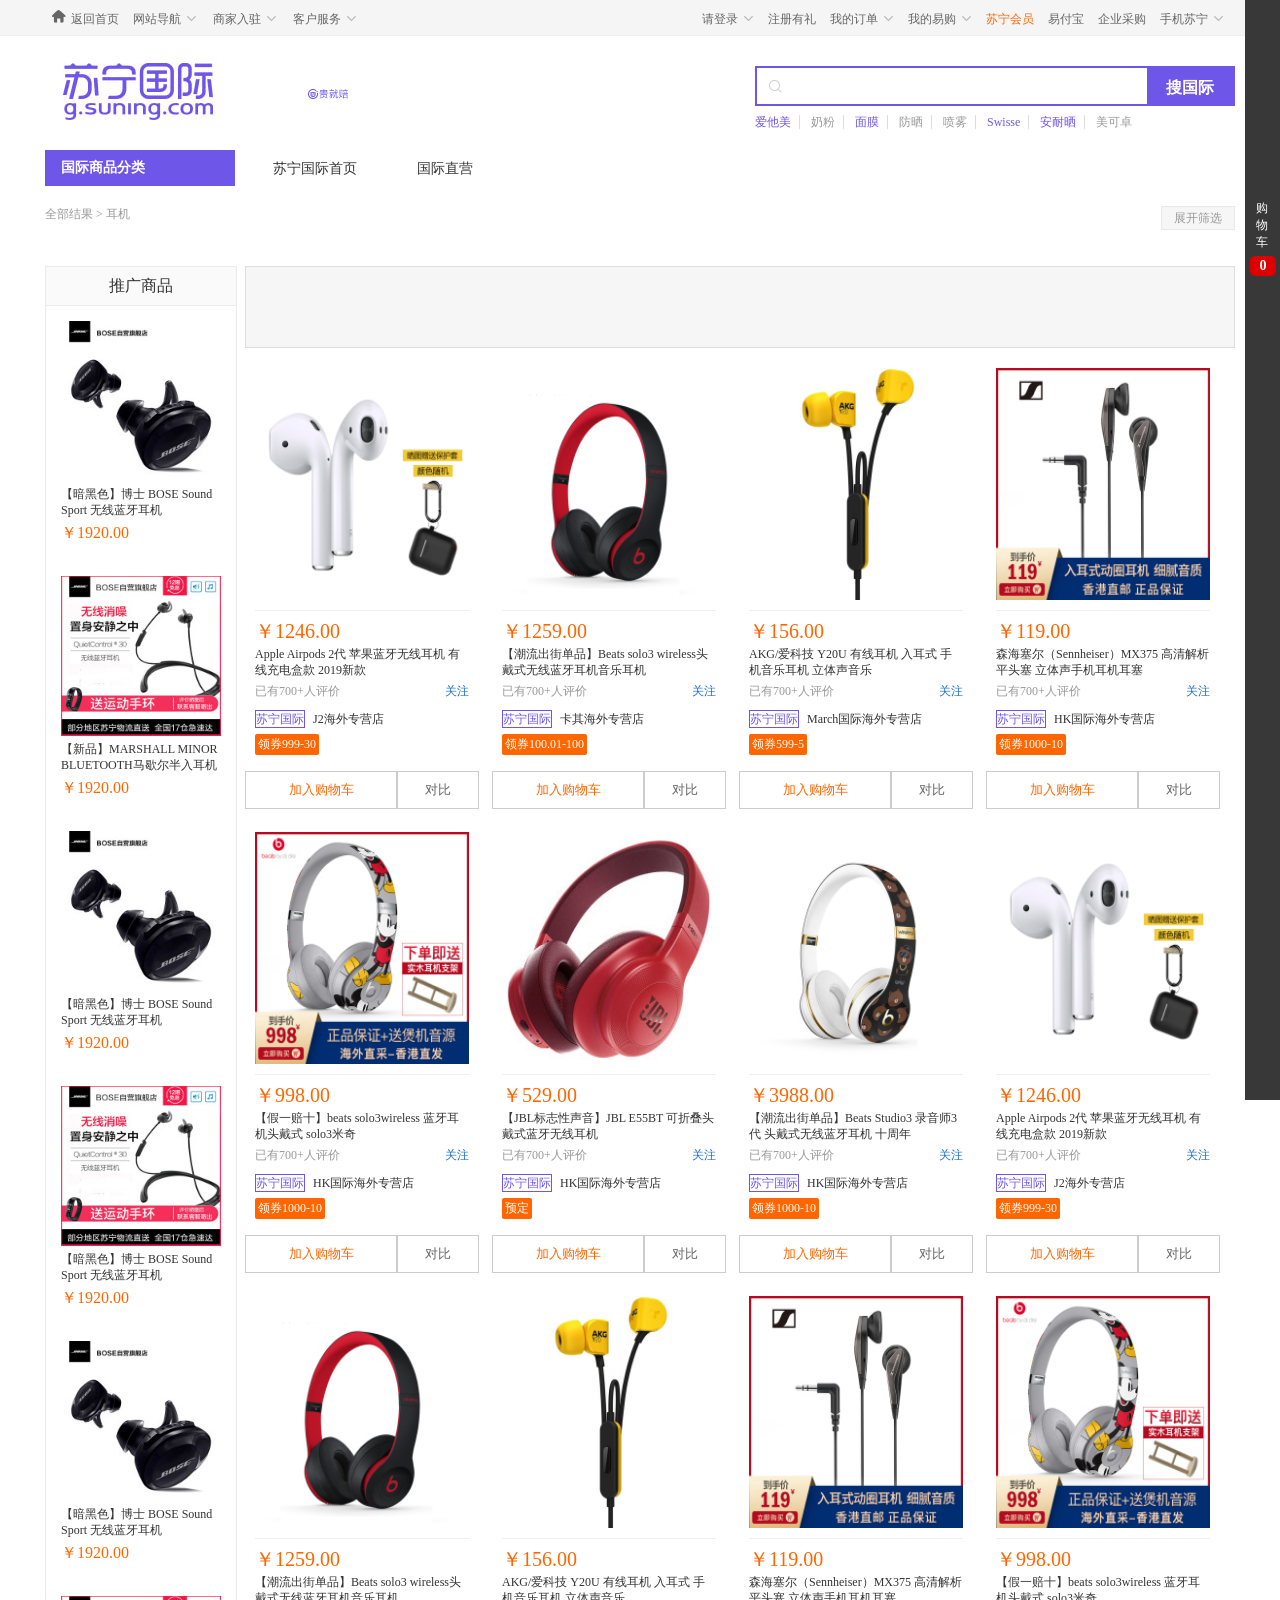
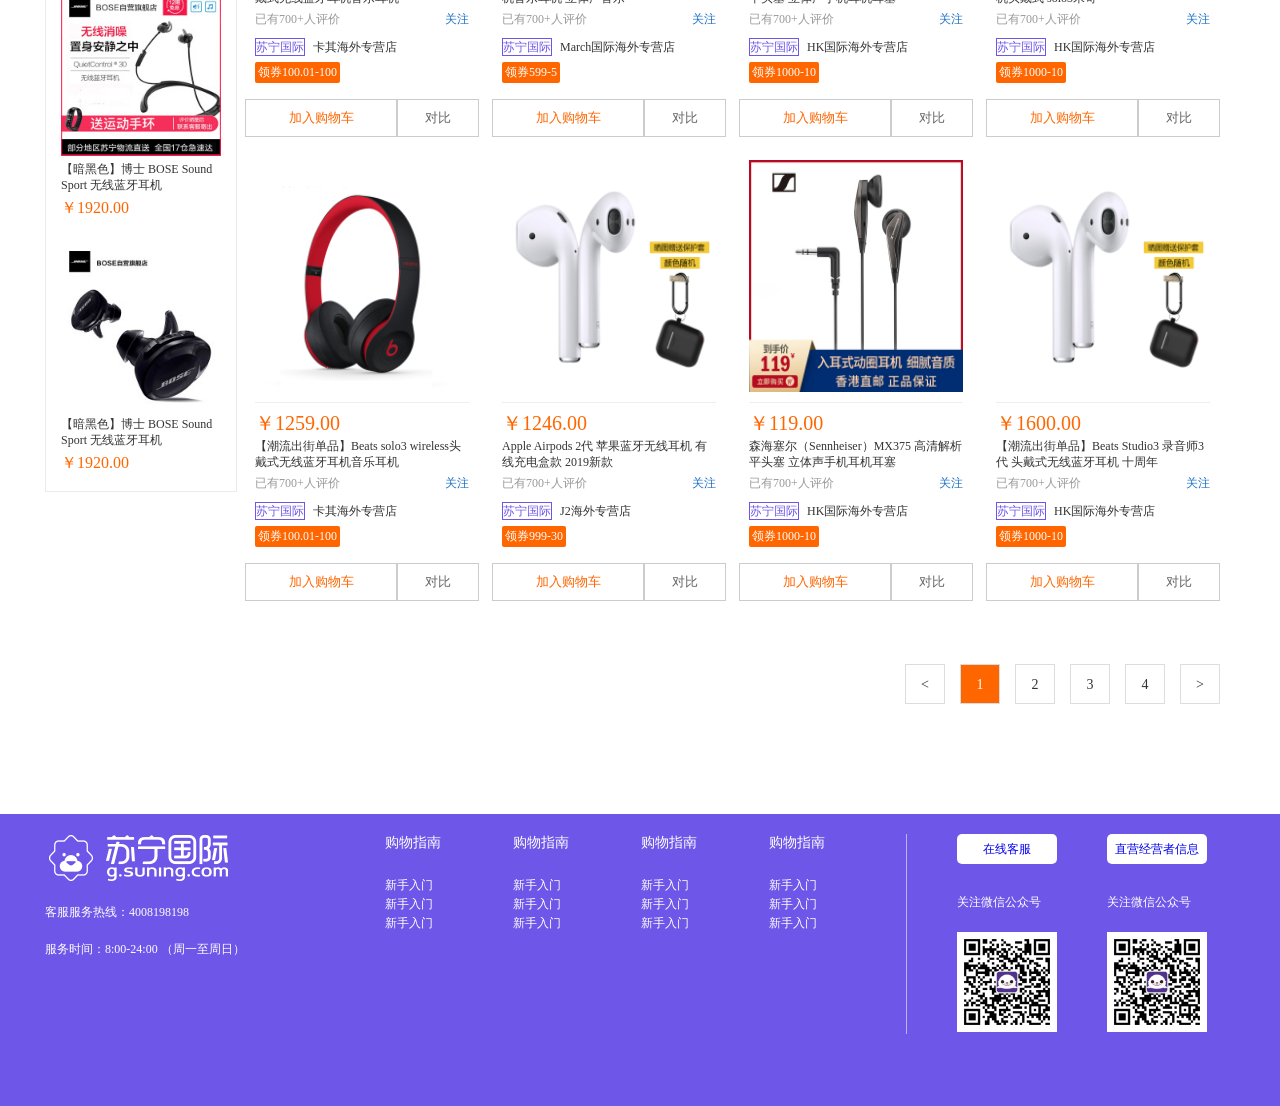
<file: suning/html/list.html>
<!DOCTYPE html>
<html lang="en">
<head>
    <meta charset="UTF-8">
    <meta name="viewport" content="width=device-width, initial-scale=1.0">
    <meta http-equiv="X-UA-Compatible" content="ie=edge">
    <title>Document</title>
    <link rel="stylesheet" href="../css/common.css"/>
    <link rel="stylesheet" href="../css/list.css"/>
    <link rel="stylesheet" href="../images/iconfont/iconfont.css">
</head>

<body>

    <!-- top ------------------------------------------>
    <div id="top">
        <div class="topCon">
            <ul class="topLeft">
                <li>
                    <i class="iconfont icon-shouye2"></i>
                    <a href="#">返回首页</a>
                </li>
                <li class="topSec">
                    <a href="#">网站导航</a>
                    <i class="iconfont icon-jiantouarrow483"></i>
                    <div></div>
                </li>
                <li class="topSec">
                    <a href="#">商家入驻</a>
                    <i class="iconfont icon-jiantouarrow483"></i>
                    <div></div>
                </li>
                <li class="topSec">
                    <a href="#">客户服务</a>
                    <i class="iconfont icon-jiantouarrow483"></i>
                    <div></div>
                </li>
            </ul>

            <ul class="topRight">
                <li class="topRigSec cookieChange">
                    <a href="register.html">请登录</a>
                    <i class="iconfont icon-jiantouarrow483"></i>
                    <div></div>
                </li>
                <li><a href="#">注册有礼</a></li>
                <li class="topRigSec">
                    <a href="#">我的订单</a>
                    <i class="iconfont icon-jiantouarrow483"></i>
                    <div></div>
                </li>
                <li class="topRigSec">
                    <a href="#">我的易购</a>
                    <i class="iconfont icon-jiantouarrow483"></i>
                    <div></div>
                </li>
                <li><a href="#">苏宁会员</a></li>
                <li><a href="#">易付宝</a></li>
                <li><a href="#">企业采购</a></li>
                <li class="topRigSec">
                    <a href="#">手机苏宁</a>
                    <i class="iconfont icon-jiantouarrow483"></i>
                    <div></div>
                </li>
            </ul>
        </div>
    </div>


    <!-- title ------------------------------------------>
    <div id="title">
        <div class="titleCon">
            <img src="../images/title1.png">
            <img src="../images/title2.gif">
            <div class="titleSer">
                <div>
                    <i class="iconfont icon-sousuo"></i>
                    <input type="text">
                    <span><a href="#">搜国际</a></span>
                </div>
                <p>
                    <a href="#" class="blue">爱他美</a>
                    <a href="#">奶粉</a>
                    <a href="#" class="blue">面膜</a>
                    <a href="#">防晒</a>
                    <a href="#">喷雾</a>
                    <a href="#" class="blue">Swisse</a>
                    <a href="#" class="blue">安耐晒</a>
                    <a href="#">美可卓</a>
                </p>
            </div>
        </div>
    </div>


    <!-- nav ------------------------------------------>
    <div id="nav">
        <div class="navCon">
            <div class="navLf">
                <h2>国际商品分类</h2>
                <div class="navSecond">
                    <div class="navSecList">
                        <p>
                            <span>母婴儿童</span>
                            <i><a href="#">奶粉</a></i>
                            <i><a href="#">纸尿裤</a></i>
                        </p>
                        <div> 1 </div>
                    </div>
                    <div class="navSecList">
                        <p>
                            <span>美妆个护</span>
                            <i><a href="#">护肤</a></i>
                            <i><a href="#">香水</a></i>
                        </p>
                        <div>2</div>
                    </div>
                    <div class="navSecList">
                        <p>
                            <span>食品酒水</span>
                            <i><a href="#">坚果</a></i>
                            <i><a href="#">葡萄酒</a></i>
                        </p>
                        <div>3</div>
                    </div>
                    <div class="navSecList">
                        <p>
                            <span>营养保健</span>
                            <i><a href="#">补肾</a></i>
                            <i><a href="#">维生素</a></i>
                        </p>
                        <div>4</div>
                    </div>
                    <div class="navSecList">
                        <p>
                            <span>3C数码</span>
                            <i><a href="#">手机</a></i>
                            <i><a href="#">笔记本</a></i>
                        </p>
                        <div>5</div>
                    </div>
                    <div class="navSecList">
                        <p>
                            <span>生活家电</span>
                            <i><a href="#">剃须</a></i>
                            <i><a href="#">吸尘器</a></i>
                        </p>
                        <div>6</div>
                    </div>
                    <div class="navSecList">
                        <p>
                            <span>服饰箱包</span>
                            <i><a href="#">钟表</a></i>
                            <i><a href="#">手提包</a></i>
                        </p>
                        <div>7</div>
                    </div>
                    <div class="navSecList">
                        <p>
                            <span>家居车品</span>
                            <i><a href="#">笔类</a></i>
                            <i><a href="#">保温杯</a></i>
                        </p>
                        <div>8</div>
                    </div>
                </div>
            </div>
            <div class="navCen">
                <a href="#">苏宁国际首页</a>
            </div>
            <div class="navRgt">
                <a href="#">国际直营</a>
            </div>
        </div>
    </div>


    <!-- select ------------------------------------------>
    <div id="select">
        <div class="selectCon">
            <div class="selectType">
                <h2>全部结果 > 耳机</h2>
                <p>展开筛选</p>
            </div>
            <div class="selectNone">
                
            </div>
        </div>
    </div>


    <!-- show ------------------------------------------>
    <div id="show">
        <div class="showCon">
            <div class="showLeft">
                <h2>推广商品</h2>
                <ul>
                    <!-- <li>
                        <a href="#"></a>
                        <p class="showLfInfo">
                            <a href="#">【暗黑色】博士 BOSE Sound Sport 无线蓝牙耳机</a>
                            <span>￥1920.00</span>
                        </p>
                    </li> -->
                </ul>
            </div>
            <div class="showRgt">
                <div></div>
                <ul>
                    <!-- <li>
                        <div class="showImg">
                            <img src="../images/list3.jpg">
                        </div>
                        <div class="showInfo">
                            <h2>￥1600.00</h2>
                            <p>
                                <a href="#">【潮流出街单品】Beats Studio3 录音师3代 头戴式无线蓝牙耳机 十周年</a>
                            </p>
                            <h3>
                                <span><a href="#">已有700+人评价</a></span>
                                <em><a href="#">关注</a></em>
                            </h3>
                            <h4>
                                <b>苏宁国际</b>
                                <i><a href="#">HK国际海外专营店</a></i>
                            </h4>
                            <h5>领券1000-10</h5>
                        </div>
                        <div class="showOpt">
                            <input type = "submit" class="showAdd" value = "加入购物车">
                            <input type = "submit" class="showCpa" value = "对比">
                        </div>
                    </li> -->
                </ul>
                <div class="showBtn">
                    <a class="first" href="##">&lt;</a>
                    <a class="last" href="##">&gt;</a>
                </div>
            </div>
        </div>
    </div>


    <!-- Info ------------------------------------------>
    <div id="info">
        <div class="infoCon">
            <div class="infoLf">
                <h2></h2>
                <p>客服服务热线：4008198198</p>
                <p>服务时间：8:00-24:00 （周一至周日）</p>
            </div>
            <div class="infoCen">
                <div>
                    <ul>
                        <li class="infoCenTle">购物指南</li>
                        <li><a href="#">新手入门</a></li>
                        <li><a href="#">新手入门</a></li>
                        <li><a href="#">新手入门</a></li>
                    </ul>
                    <ul>
                        <li class="infoCenTle">购物指南</li>
                        <li><a href="#">新手入门</a></li>
                        <li><a href="#">新手入门</a></li>
                        <li><a href="#">新手入门</a></li>
                    </ul>
                    <ul>
                        <li class="infoCenTle">购物指南</li>
                        <li><a href="#">新手入门</a></li>
                        <li><a href="#">新手入门</a></li>
                        <li><a href="#">新手入门</a></li>
                    </ul>
                    <ul>
                        <li class="infoCenTle">购物指南</li>
                        <li><a href="#">新手入门</a></li>
                        <li><a href="#">新手入门</a></li>
                        <li><a href="#">新手入门</a></li>
                    </ul>
                </div>
            </div>
            <div class="infoRgt">
                <section>
                    <a href="#">在线客服</a>
                    <p>关注微信公众号</p>
                    <img src="../images/info2.jpg">
                </section>
                <section>
                    <a href="#">直营经营者信息</a>
                    <p>关注微信公众号</p>
                    <img src="../images/info2.jpg">
                </section>
            </div>
        </div>
    </div>


     <!-- option ---------------------------------------->
     <div id="option">
         <div class="optCon">
            <section class="optCar">
                <a href = "http://localhost/han/suning/html/car.html">购物车</a>
                <span>0</span>
            </section>
         </div> 
     </div>

</body>
</html>
<script src="../js/lib/cookie.js"></script>
<script src="../js/lib/ajax2.0.js"></script>
<script src="../js/js/list.js"></script>
</file>
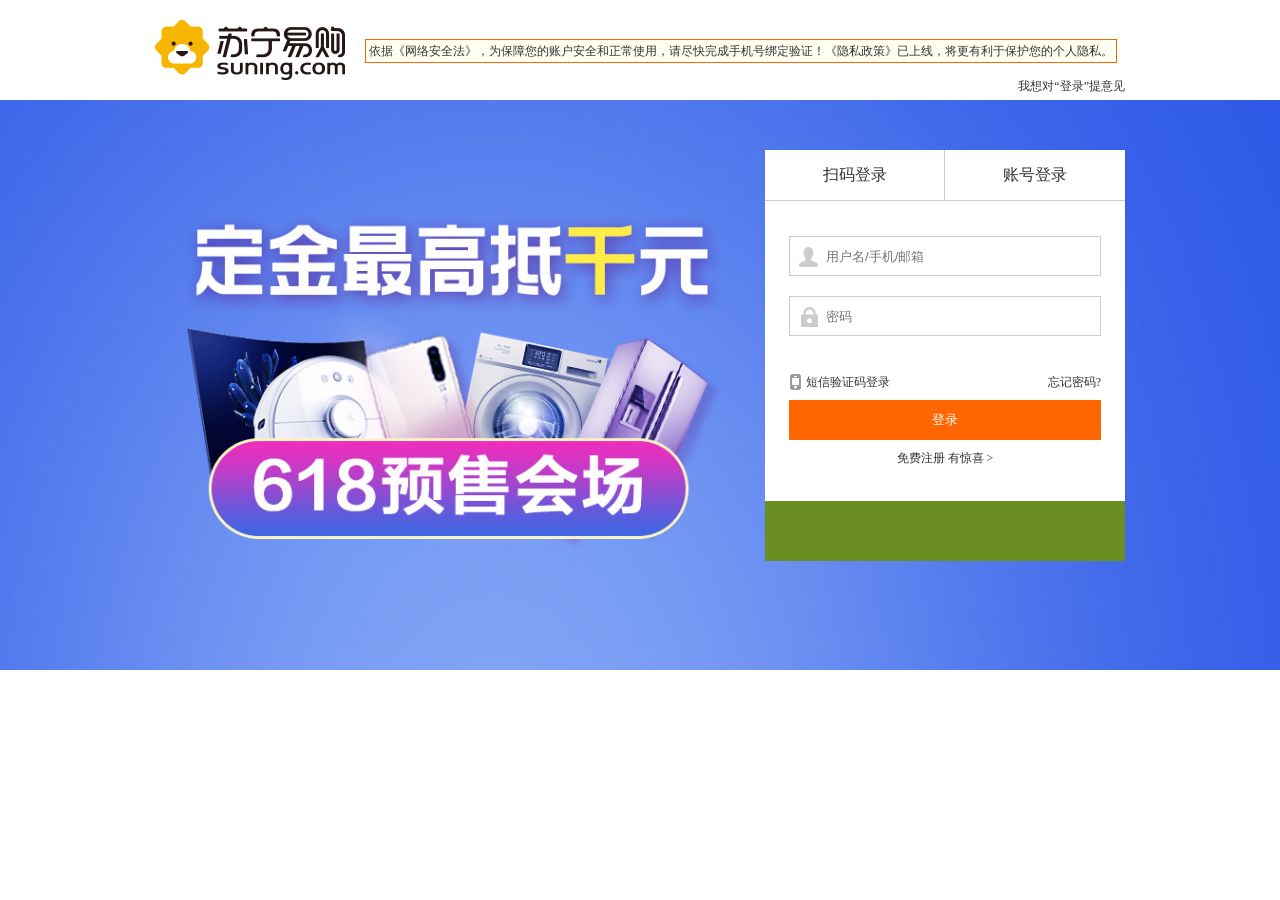
<file: suning/html/login.html>
<!DOCTYPE html>
<html lang="en">
<head>
    <meta charset="UTF-8">
    <meta name="viewport" content="width=device-width, initial-scale=1.0">
    <meta http-equiv="X-UA-Compatible" content="ie=edge">
    <title>Document</title>
    <link rel="stylesheet" href="../css/common.css"/>
    <link rel="stylesheet" href="../css/login.css"/>
</head>
<body>

    <!-- head ------------------------------------>
    <div id="head">
        <div class="headCon">
            <h1></h1>
            <p>依据《网络安全法》，为保障您的账户安全和正常使用，请尽快完成手机号绑定验证！《隐私政策》已上线，将更有利于保护您的个人隐私。</p>
            <span><a href="#">我想对“登录”提意见</a></span>
        </div>
    </div>


    <!-- info ------------------------------------>
    <div id="info">
        <div class="infoCon">
            <div class="infoBox">
                <div class="btnBox">
                    <span>扫码登录</span>
                    <span>账号登录</span>
                </div>

                <div class="formBox">

                    <section class="phone">
                        <i></i>
                        <input type="text" placeholder="用户名/手机/邮箱" class="phoneInput">
                    </section>

                    <section class="pwd">
                        <i></i>
                        <input type="password" placeholder="密码" class="pwdInput">
                    </section>

                    <p>
                        <i></i>
                        <span>
                            <a href="#">短信验证码登录</a>
                        </span>
                        <b>
                            <a href="#">忘记密码?</a>
                        </b>
                    </p>

                    <button type="button">登录</button>
                    <a href="http://localhost/han/suning/html/register.html">免费注册 有惊喜 ></a>
                </div>


                <div class="wayBox"> 
        
                </div>
            </div>
        </div>
    </div>
</body>
</html>
<script src="../js/lib/ajax2.0.js"></script>
<script src="../js/lib/cookie.js"></script>
<script src="../js/js/login.js"></script>
</file>
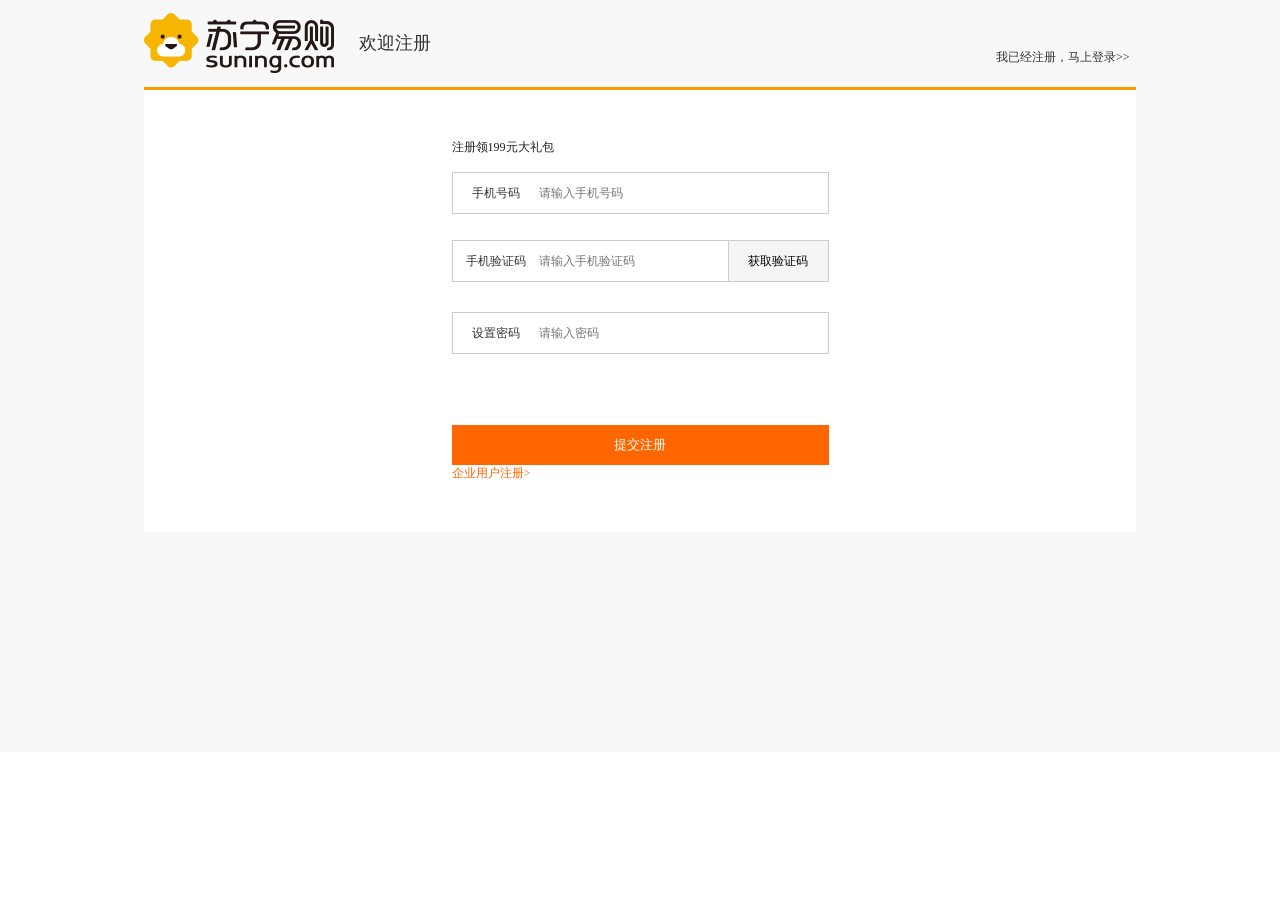
<file: suning/html/register.html>
<!DOCTYPE html>
<html lang="en">
<head>
    <meta charset="UTF-8">
    <meta name="viewport" content="width=device-width, initial-scale=1.0">
    <meta http-equiv="X-UA-Compatible" content="ie=edge">
    <title>Document</title>
    <link rel="stylesheet" href="../css/common.css"/>
    <link rel="stylesheet" href="../css/register.css"/>
    <link rel="stylesheet" href="../images/iconfont1/iconfont.css">
</head>
<body>

    <!-- head ------------------------------------>
    <div id="head">
        <div class="headCon">
            <h1></h1>
            <h2>欢迎注册</h2>
            <p><a href="login.html">我已经注册，马上登录>></a></p>
        </div>
    </div>


    <!-- show ------------------------------------>
    <div id="show">
        <div class="showCon">
            <div class="showForm">
                <p>
                    <a href="#">注册领199元大礼包</a>
                </p>

                <form>
                    <section class="phone">
                        <label>手机号码</label>
                        <input type="text" placeholder="请输入手机号码" class="phoneInput">
                        <i class="iconfont icon-dui"></i>
                        <span></span>
                    </section>
                    <section class="code">
                        <label>手机验证码</label>
                        <input type="text" placeholder="请输入手机验证码" class="codeInput">
                        <b></b>
                        <input type="button" class="codeBtn" value="获取验证码">
                        <span></span>
                    </section>
                    <section class="pwd">
                        <label>设置密码</label>
                        <input type="password" placeholder="请输入密码" class="pwdInput">
                        <span></span>
                    </section>
                    
                    <button type="button">提交注册</button>
                </form>

                <span>企业用户注册></span>
            </div>
        </div>
    </div>


    <!-- info ------------------------------------>
    <div id="info">

    </div>
</body>
</html>
<script src="../js/lib/ajax2.0.js"></script>
<script src="../js/js/register.js"></script>
</file>
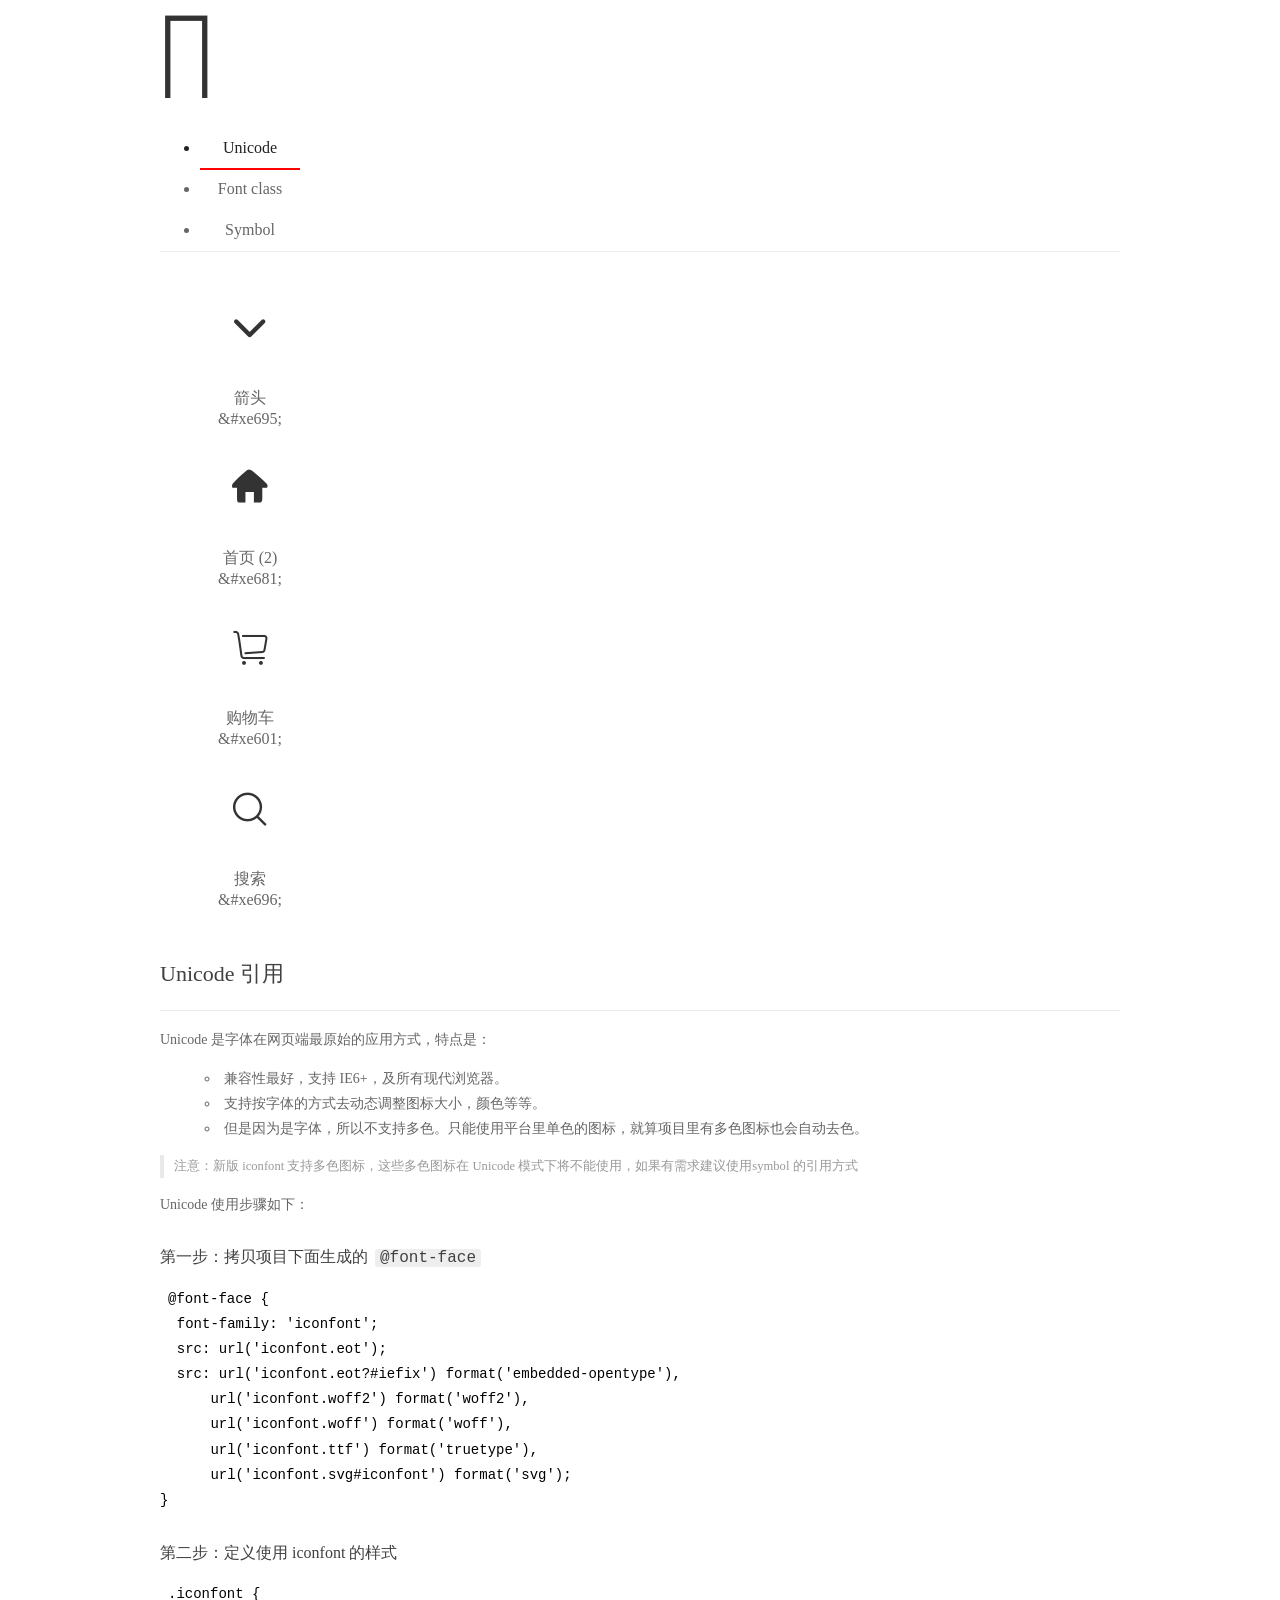
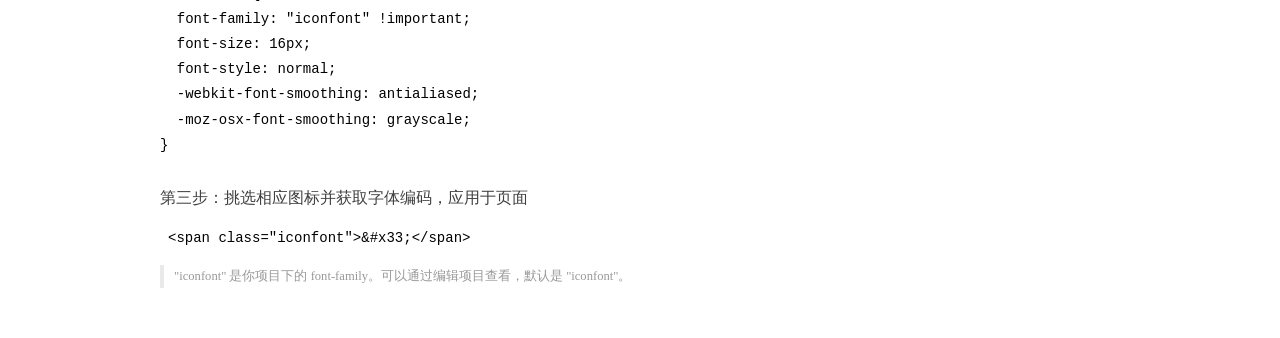
<file: suning/images/iconfont/demo_index.html>
<!DOCTYPE html>
<html>
<head>
  <meta charset="utf-8"/>
  <title>IconFont Demo</title>
  <link rel="shortcut icon" href="https://gtms04.alicdn.com/tps/i4/TB1_oz6GVXXXXaFXpXXJDFnIXXX-64-64.ico" type="image/x-icon"/>
  <link rel="stylesheet" href="https://g.alicdn.com/thx/cube/1.3.2/cube.min.css">
  <link rel="stylesheet" href="demo.css">
  <link rel="stylesheet" href="iconfont.css">
  <script src="iconfont.js"></script>
  <!-- jQuery -->
  <script src="https://a1.alicdn.com/oss/uploads/2018/12/26/7bfddb60-08e8-11e9-9b04-53e73bb6408b.js"></script>
  <!-- 代码高亮 -->
  <script src="https://a1.alicdn.com/oss/uploads/2018/12/26/a3f714d0-08e6-11e9-8a15-ebf944d7534c.js"></script>
</head>
<body>
  <div class="main">
    <h1 class="logo"><a href="https://www.iconfont.cn/" title="iconfont 首页" target="_blank">&#xe86b;</a></h1>
    <div class="nav-tabs">
      <ul id="tabs" class="dib-box">
        <li class="dib active"><span>Unicode</span></li>
        <li class="dib"><span>Font class</span></li>
        <li class="dib"><span>Symbol</span></li>
      </ul>
      
    </div>
    <div class="tab-container">
      <div class="content unicode" style="display: block;">
          <ul class="icon_lists dib-box">
          
            <li class="dib">
              <span class="icon iconfont">&#xe695;</span>
                <div class="name">箭头</div>
                <div class="code-name">&amp;#xe695;</div>
              </li>
          
            <li class="dib">
              <span class="icon iconfont">&#xe681;</span>
                <div class="name">首页 (2)</div>
                <div class="code-name">&amp;#xe681;</div>
              </li>
          
            <li class="dib">
              <span class="icon iconfont">&#xe601;</span>
                <div class="name">购物车</div>
                <div class="code-name">&amp;#xe601;</div>
              </li>
          
            <li class="dib">
              <span class="icon iconfont">&#xe696;</span>
                <div class="name">搜索</div>
                <div class="code-name">&amp;#xe696;</div>
              </li>
          
          </ul>
          <div class="article markdown">
          <h2 id="unicode-">Unicode 引用</h2>
          <hr>

          <p>Unicode 是字体在网页端最原始的应用方式，特点是：</p>
          <ul>
            <li>兼容性最好，支持 IE6+，及所有现代浏览器。</li>
            <li>支持按字体的方式去动态调整图标大小，颜色等等。</li>
            <li>但是因为是字体，所以不支持多色。只能使用平台里单色的图标，就算项目里有多色图标也会自动去色。</li>
          </ul>
          <blockquote>
            <p>注意：新版 iconfont 支持多色图标，这些多色图标在 Unicode 模式下将不能使用，如果有需求建议使用symbol 的引用方式</p>
          </blockquote>
          <p>Unicode 使用步骤如下：</p>
          <h3 id="-font-face">第一步：拷贝项目下面生成的 <code>@font-face</code></h3>
<pre><code class="language-css"
>@font-face {
  font-family: 'iconfont';
  src: url('iconfont.eot');
  src: url('iconfont.eot?#iefix') format('embedded-opentype'),
      url('iconfont.woff2') format('woff2'),
      url('iconfont.woff') format('woff'),
      url('iconfont.ttf') format('truetype'),
      url('iconfont.svg#iconfont') format('svg');
}
</code></pre>
          <h3 id="-iconfont-">第二步：定义使用 iconfont 的样式</h3>
<pre><code class="language-css"
>.iconfont {
  font-family: "iconfont" !important;
  font-size: 16px;
  font-style: normal;
  -webkit-font-smoothing: antialiased;
  -moz-osx-font-smoothing: grayscale;
}
</code></pre>
          <h3 id="-">第三步：挑选相应图标并获取字体编码，应用于页面</h3>
<pre>
<code class="language-html"
>&lt;span class="iconfont"&gt;&amp;#x33;&lt;/span&gt;
</code></pre>
          <blockquote>
            <p>"iconfont" 是你项目下的 font-family。可以通过编辑项目查看，默认是 "iconfont"。</p>
          </blockquote>
          </div>
      </div>
      <div class="content font-class">
        <ul class="icon_lists dib-box">
          
          <li class="dib">
            <span class="icon iconfont icon-jiantouarrow483"></span>
            <div class="name">
              箭头
            </div>
            <div class="code-name">.icon-jiantouarrow483
            </div>
          </li>
          
          <li class="dib">
            <span class="icon iconfont icon-shouye2"></span>
            <div class="name">
              首页 (2)
            </div>
            <div class="code-name">.icon-shouye2
            </div>
          </li>
          
          <li class="dib">
            <span class="icon iconfont icon-gouwuche"></span>
            <div class="name">
              购物车
            </div>
            <div class="code-name">.icon-gouwuche
            </div>
          </li>
          
          <li class="dib">
            <span class="icon iconfont icon-sousuo"></span>
            <div class="name">
              搜索
            </div>
            <div class="code-name">.icon-sousuo
            </div>
          </li>
          
        </ul>
        <div class="article markdown">
        <h2 id="font-class-">font-class 引用</h2>
        <hr>

        <p>font-class 是 Unicode 使用方式的一种变种，主要是解决 Unicode 书写不直观，语意不明确的问题。</p>
        <p>与 Unicode 使用方式相比，具有如下特点：</p>
        <ul>
          <li>兼容性良好，支持 IE8+，及所有现代浏览器。</li>
          <li>相比于 Unicode 语意明确，书写更直观。可以很容易分辨这个 icon 是什么。</li>
          <li>因为使用 class 来定义图标，所以当要替换图标时，只需要修改 class 里面的 Unicode 引用。</li>
          <li>不过因为本质上还是使用的字体，所以多色图标还是不支持的。</li>
        </ul>
        <p>使用步骤如下：</p>
        <h3 id="-fontclass-">第一步：引入项目下面生成的 fontclass 代码：</h3>
<pre><code class="language-html">&lt;link rel="stylesheet" href="./iconfont.css"&gt;
</code></pre>
        <h3 id="-">第二步：挑选相应图标并获取类名，应用于页面：</h3>
<pre><code class="language-html">&lt;span class="iconfont icon-xxx"&gt;&lt;/span&gt;
</code></pre>
        <blockquote>
          <p>"
            iconfont" 是你项目下的 font-family。可以通过编辑项目查看，默认是 "iconfont"。</p>
        </blockquote>
      </div>
      </div>
      <div class="content symbol">
          <ul class="icon_lists dib-box">
          
            <li class="dib">
                <svg class="icon svg-icon" aria-hidden="true">
                  <use xlink:href="#icon-jiantouarrow483"></use>
                </svg>
                <div class="name">箭头</div>
                <div class="code-name">#icon-jiantouarrow483</div>
            </li>
          
            <li class="dib">
                <svg class="icon svg-icon" aria-hidden="true">
                  <use xlink:href="#icon-shouye2"></use>
                </svg>
                <div class="name">首页 (2)</div>
                <div class="code-name">#icon-shouye2</div>
            </li>
          
            <li class="dib">
                <svg class="icon svg-icon" aria-hidden="true">
                  <use xlink:href="#icon-gouwuche"></use>
                </svg>
                <div class="name">购物车</div>
                <div class="code-name">#icon-gouwuche</div>
            </li>
          
            <li class="dib">
                <svg class="icon svg-icon" aria-hidden="true">
                  <use xlink:href="#icon-sousuo"></use>
                </svg>
                <div class="name">搜索</div>
                <div class="code-name">#icon-sousuo</div>
            </li>
          
          </ul>
          <div class="article markdown">
          <h2 id="symbol-">Symbol 引用</h2>
          <hr>

          <p>这是一种全新的使用方式，应该说这才是未来的主流，也是平台目前推荐的用法。相关介绍可以参考这篇<a href="">文章</a>
            这种用法其实是做了一个 SVG 的集合，与另外两种相比具有如下特点：</p>
          <ul>
            <li>支持多色图标了，不再受单色限制。</li>
            <li>通过一些技巧，支持像字体那样，通过 <code>font-size</code>, <code>color</code> 来调整样式。</li>
            <li>兼容性较差，支持 IE9+，及现代浏览器。</li>
            <li>浏览器渲染 SVG 的性能一般，还不如 png。</li>
          </ul>
          <p>使用步骤如下：</p>
          <h3 id="-symbol-">第一步：引入项目下面生成的 symbol 代码：</h3>
<pre><code class="language-html">&lt;script src="./iconfont.js"&gt;&lt;/script&gt;
</code></pre>
          <h3 id="-css-">第二步：加入通用 CSS 代码（引入一次就行）：</h3>
<pre><code class="language-html">&lt;style&gt;
.icon {
  width: 1em;
  height: 1em;
  vertical-align: -0.15em;
  fill: currentColor;
  overflow: hidden;
}
&lt;/style&gt;
</code></pre>
          <h3 id="-">第三步：挑选相应图标并获取类名，应用于页面：</h3>
<pre><code class="language-html">&lt;svg class="icon" aria-hidden="true"&gt;
  &lt;use xlink:href="#icon-xxx"&gt;&lt;/use&gt;
&lt;/svg&gt;
</code></pre>
          </div>
      </div>

    </div>
  </div>
  <script>
  $(document).ready(function () {
      $('.tab-container .content:first').show()

      $('#tabs li').click(function (e) {
        var tabContent = $('.tab-container .content')
        var index = $(this).index()

        if ($(this).hasClass('active')) {
          return
        } else {
          $('#tabs li').removeClass('active')
          $(this).addClass('active')

          tabContent.hide().eq(index).fadeIn()
        }
      })
    })
  </script>
</body>
</html>
</file>
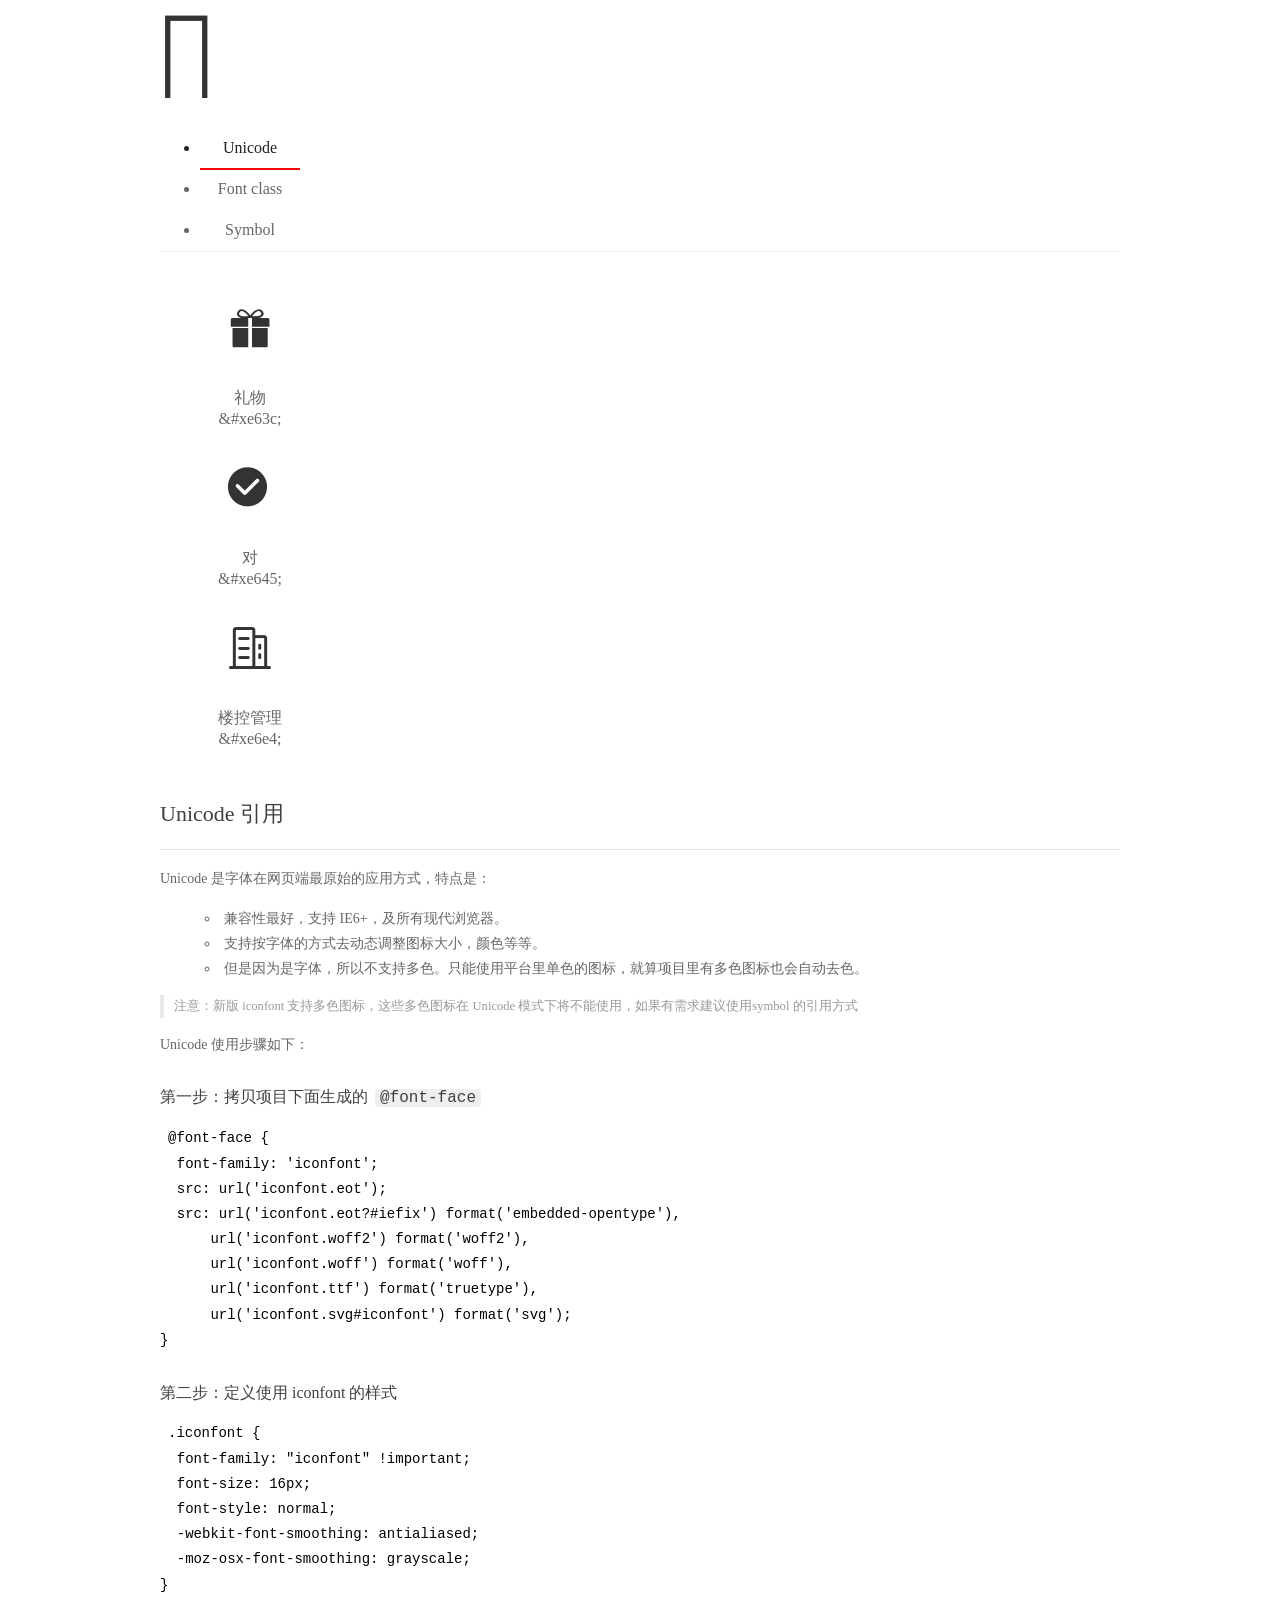
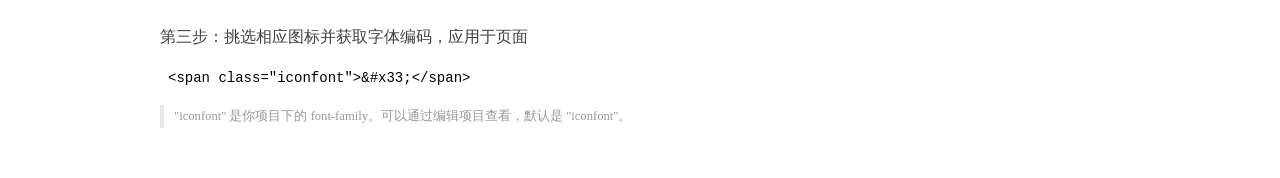
<file: suning/images/iconfont1/demo_index.html>
<!DOCTYPE html>
<html>
<head>
  <meta charset="utf-8"/>
  <title>IconFont Demo</title>
  <link rel="shortcut icon" href="https://gtms04.alicdn.com/tps/i4/TB1_oz6GVXXXXaFXpXXJDFnIXXX-64-64.ico" type="image/x-icon"/>
  <link rel="stylesheet" href="https://g.alicdn.com/thx/cube/1.3.2/cube.min.css">
  <link rel="stylesheet" href="demo.css">
  <link rel="stylesheet" href="iconfont.css">
  <script src="iconfont.js"></script>
  <!-- jQuery -->
  <script src="https://a1.alicdn.com/oss/uploads/2018/12/26/7bfddb60-08e8-11e9-9b04-53e73bb6408b.js"></script>
  <!-- 代码高亮 -->
  <script src="https://a1.alicdn.com/oss/uploads/2018/12/26/a3f714d0-08e6-11e9-8a15-ebf944d7534c.js"></script>
</head>
<body>
  <div class="main">
    <h1 class="logo"><a href="https://www.iconfont.cn/" title="iconfont 首页" target="_blank">&#xe86b;</a></h1>
    <div class="nav-tabs">
      <ul id="tabs" class="dib-box">
        <li class="dib active"><span>Unicode</span></li>
        <li class="dib"><span>Font class</span></li>
        <li class="dib"><span>Symbol</span></li>
      </ul>
      
    </div>
    <div class="tab-container">
      <div class="content unicode" style="display: block;">
          <ul class="icon_lists dib-box">
          
            <li class="dib">
              <span class="icon iconfont">&#xe63c;</span>
                <div class="name">礼物</div>
                <div class="code-name">&amp;#xe63c;</div>
              </li>
          
            <li class="dib">
              <span class="icon iconfont">&#xe645;</span>
                <div class="name">对</div>
                <div class="code-name">&amp;#xe645;</div>
              </li>
          
            <li class="dib">
              <span class="icon iconfont">&#xe6e4;</span>
                <div class="name">楼控管理</div>
                <div class="code-name">&amp;#xe6e4;</div>
              </li>
          
          </ul>
          <div class="article markdown">
          <h2 id="unicode-">Unicode 引用</h2>
          <hr>

          <p>Unicode 是字体在网页端最原始的应用方式，特点是：</p>
          <ul>
            <li>兼容性最好，支持 IE6+，及所有现代浏览器。</li>
            <li>支持按字体的方式去动态调整图标大小，颜色等等。</li>
            <li>但是因为是字体，所以不支持多色。只能使用平台里单色的图标，就算项目里有多色图标也会自动去色。</li>
          </ul>
          <blockquote>
            <p>注意：新版 iconfont 支持多色图标，这些多色图标在 Unicode 模式下将不能使用，如果有需求建议使用symbol 的引用方式</p>
          </blockquote>
          <p>Unicode 使用步骤如下：</p>
          <h3 id="-font-face">第一步：拷贝项目下面生成的 <code>@font-face</code></h3>
<pre><code class="language-css"
>@font-face {
  font-family: 'iconfont';
  src: url('iconfont.eot');
  src: url('iconfont.eot?#iefix') format('embedded-opentype'),
      url('iconfont.woff2') format('woff2'),
      url('iconfont.woff') format('woff'),
      url('iconfont.ttf') format('truetype'),
      url('iconfont.svg#iconfont') format('svg');
}
</code></pre>
          <h3 id="-iconfont-">第二步：定义使用 iconfont 的样式</h3>
<pre><code class="language-css"
>.iconfont {
  font-family: "iconfont" !important;
  font-size: 16px;
  font-style: normal;
  -webkit-font-smoothing: antialiased;
  -moz-osx-font-smoothing: grayscale;
}
</code></pre>
          <h3 id="-">第三步：挑选相应图标并获取字体编码，应用于页面</h3>
<pre>
<code class="language-html"
>&lt;span class="iconfont"&gt;&amp;#x33;&lt;/span&gt;
</code></pre>
          <blockquote>
            <p>"iconfont" 是你项目下的 font-family。可以通过编辑项目查看，默认是 "iconfont"。</p>
          </blockquote>
          </div>
      </div>
      <div class="content font-class">
        <ul class="icon_lists dib-box">
          
          <li class="dib">
            <span class="icon iconfont icon-gift"></span>
            <div class="name">
              礼物
            </div>
            <div class="code-name">.icon-gift
            </div>
          </li>
          
          <li class="dib">
            <span class="icon iconfont icon-dui"></span>
            <div class="name">
              对
            </div>
            <div class="code-name">.icon-dui
            </div>
          </li>
          
          <li class="dib">
            <span class="icon iconfont icon-loukongguanli"></span>
            <div class="name">
              楼控管理
            </div>
            <div class="code-name">.icon-loukongguanli
            </div>
          </li>
          
        </ul>
        <div class="article markdown">
        <h2 id="font-class-">font-class 引用</h2>
        <hr>

        <p>font-class 是 Unicode 使用方式的一种变种，主要是解决 Unicode 书写不直观，语意不明确的问题。</p>
        <p>与 Unicode 使用方式相比，具有如下特点：</p>
        <ul>
          <li>兼容性良好，支持 IE8+，及所有现代浏览器。</li>
          <li>相比于 Unicode 语意明确，书写更直观。可以很容易分辨这个 icon 是什么。</li>
          <li>因为使用 class 来定义图标，所以当要替换图标时，只需要修改 class 里面的 Unicode 引用。</li>
          <li>不过因为本质上还是使用的字体，所以多色图标还是不支持的。</li>
        </ul>
        <p>使用步骤如下：</p>
        <h3 id="-fontclass-">第一步：引入项目下面生成的 fontclass 代码：</h3>
<pre><code class="language-html">&lt;link rel="stylesheet" href="./iconfont.css"&gt;
</code></pre>
        <h3 id="-">第二步：挑选相应图标并获取类名，应用于页面：</h3>
<pre><code class="language-html">&lt;span class="iconfont icon-xxx"&gt;&lt;/span&gt;
</code></pre>
        <blockquote>
          <p>"
            iconfont" 是你项目下的 font-family。可以通过编辑项目查看，默认是 "iconfont"。</p>
        </blockquote>
      </div>
      </div>
      <div class="content symbol">
          <ul class="icon_lists dib-box">
          
            <li class="dib">
                <svg class="icon svg-icon" aria-hidden="true">
                  <use xlink:href="#icon-gift"></use>
                </svg>
                <div class="name">礼物</div>
                <div class="code-name">#icon-gift</div>
            </li>
          
            <li class="dib">
                <svg class="icon svg-icon" aria-hidden="true">
                  <use xlink:href="#icon-dui"></use>
                </svg>
                <div class="name">对</div>
                <div class="code-name">#icon-dui</div>
            </li>
          
            <li class="dib">
                <svg class="icon svg-icon" aria-hidden="true">
                  <use xlink:href="#icon-loukongguanli"></use>
                </svg>
                <div class="name">楼控管理</div>
                <div class="code-name">#icon-loukongguanli</div>
            </li>
          
          </ul>
          <div class="article markdown">
          <h2 id="symbol-">Symbol 引用</h2>
          <hr>

          <p>这是一种全新的使用方式，应该说这才是未来的主流，也是平台目前推荐的用法。相关介绍可以参考这篇<a href="">文章</a>
            这种用法其实是做了一个 SVG 的集合，与另外两种相比具有如下特点：</p>
          <ul>
            <li>支持多色图标了，不再受单色限制。</li>
            <li>通过一些技巧，支持像字体那样，通过 <code>font-size</code>, <code>color</code> 来调整样式。</li>
            <li>兼容性较差，支持 IE9+，及现代浏览器。</li>
            <li>浏览器渲染 SVG 的性能一般，还不如 png。</li>
          </ul>
          <p>使用步骤如下：</p>
          <h3 id="-symbol-">第一步：引入项目下面生成的 symbol 代码：</h3>
<pre><code class="language-html">&lt;script src="./iconfont.js"&gt;&lt;/script&gt;
</code></pre>
          <h3 id="-css-">第二步：加入通用 CSS 代码（引入一次就行）：</h3>
<pre><code class="language-html">&lt;style&gt;
.icon {
  width: 1em;
  height: 1em;
  vertical-align: -0.15em;
  fill: currentColor;
  overflow: hidden;
}
&lt;/style&gt;
</code></pre>
          <h3 id="-">第三步：挑选相应图标并获取类名，应用于页面：</h3>
<pre><code class="language-html">&lt;svg class="icon" aria-hidden="true"&gt;
  &lt;use xlink:href="#icon-xxx"&gt;&lt;/use&gt;
&lt;/svg&gt;
</code></pre>
          </div>
      </div>

    </div>
  </div>
  <script>
  $(document).ready(function () {
      $('.tab-container .content:first').show()

      $('#tabs li').click(function (e) {
        var tabContent = $('.tab-container .content')
        var index = $(this).index()

        if ($(this).hasClass('active')) {
          return
        } else {
          $('#tabs li').removeClass('active')
          $(this).addClass('active')

          tabContent.hide().eq(index).fadeIn()
        }
      })
    })
  </script>
</body>
</html>
</file>
<file: suning/css/common.css>
@charset "utf-8";
/*重置样式  css reset*/
html,body,ul,li,ol,dl,dd,dt,p,h1,h2,h3,h4,h5,h6,form,fieldset,legend,img,input{margin:0;padding:0;}
body{font-family: "微软雅黑";}
ul,ol,li{list-style:none;}
a,u{text-decoration: none;}
i,em{font-style:normal;}
b,strong{font-weight:normal;}
h1,h2,h3,h4,h5,h6{font-size:16px;font-weight:normal;}
img{border:0;display:block;}
input{border:0;outline:none;}
.clear_fix:after{content:".";clear:both;display:block;height:0;overflow:hidden;visibility:hidden;}
</file>
<file: suning/css/index.css>
@charset "utf-8";
.advCon,.topCon,.titleCon,.rcdCon,.berCon,.psCon,.showCon,.tdyCon,.saleCon,.butCon,.guessCon,.infoCon{width:1190px;margin:0 auto;}

.titleStyleC{
    font-size:24px;
    color:#333;
    float:left;
    line-height:24px;
}
.titleStyleE{
    font-size:14px;
    color:#999;
    display:block;
    float:left;
    padding:6px 0 0 8px;
}

.brand{
    height:100px;
    background:#fff;
    margin-top:5px;
}
.brand h2{
    width:134px;
    height:100px;
    background:#fff;
    float:left;
    font-size:14px;
    color:#333;
    font-weight:bold;
    line-height:100px;
    text-align:center;
}
.brand section{
    width:1056px;
    height:100%;
    float:left;
}
.brand section div{
    width:132px;
    height:100px;
    float:left;
    position:relative;
}
.brand section div img{
    position:absolute;
    top:0;
    left:0;
    right:0;
    bottom:0;
    margin:auto; 
}
.brand section div p{
    width:132px;
    height:100px;
    background:rgba(0,0,0,0.5);
    position: absolute;
    top:0;
    opacity:0;
}
.brand section div p span{
    display:block;
    font-size:12px;
    background:#6e56e8;
    width:50px;
    text-align:center;
    position:absolute;
    transform:translate(41px,44px)
}




/* adv *******************************************/
#adv{
    width:100%;
    background:#d0d5d8;
}
.advCon{
    height:100px;
    background:url('../images/adv1.jpg') no-repeat center;
    position:relative;
}
.advCon .advBtn{
    width:14px;
    height:15px;
    position:absolute;
    top:15px;
    right:15px;
    background:url('../images/adv2.jpg') no-repeat center;
}


/* top ***********************************************/
#top{
    width:100%;
    height:35px;
    background:#f5f5f5;
    border-bottom:1px solid #eee;
}
.topCon{
    height:35px;
    background:#f5f5f5;
}
/* topLeft ***********************/
.topCon .topLeft{
    width:320px;
    height:100%;
    float:left;
}
.topCon .topLeft li{
    float:left;
    width:80px;
    height:35px;
    line-height:35px;
    text-align:center;
}
.topCon .topLeft li a{
    font-size:12px;
    color:#666;
}
.topCon .topLeft li i{
    font-size:12px;
    color:#bbb;
}
.topCon .topLeft li:nth-child(1) i{
    font-size:16px;
    color:#666;
}
.topCon .topLeft .topSec div{
    width:100px;
    height:100px;
    background:green;
    position:absolute;
    z-index:10;
    display:none;
}
/* topRight ***********************/
.topCon .topRight{
    width:540px;
    height:100%;
    float:right;
}
.topCon .topRight li{
    float:left;
    height:36px;
    line-height:35px;
    padding:0 8px;
}
.topCon .topRight li a{
    font-size:12px;
    color:#666;
}
.topCon .topRight li i{
    font-size:12px;
    color:#bbb;
}
.topCon .topRight li:nth-child(2) a{
    color:#f60;
}
.topCon .topRight li:nth-child(6) a{
    color:#f60;
}
.topCon .topRight li:nth-child(6) i{
    color:#f60;
}
.topCon .topRight li:nth-child(6) span{
    color:#f60;
    font-size:12px;
}
.topCon .topRight .topRigSec div{
    width:100px;
    height:100px;
    background:green;
    position:absolute;
    z-index:10;
    display:none;
}


/* title ***********************************************/
#title{
    width:100%;
    height:114px;
}
.titleCon{
    height:114px;
}
.titleCon>img{
    float:left;
    padding-top:17px;
}
.titleCon .titleSer{
    float:right;
    width:480px;
    height:100%;
}
.titleCon .titleSer div{
    margin-top:30px;
    height:36px;
    border:2px solid #6e56e8;
    line-height:36px;
}
.titleCon .titleSer div i{
    margin-left:10px;
    font-size:16px;
    color:#ccc;
}
.titleCon .titleSer div input{
    width:358px;
    font-size:16px;
}
.titleCon .titleSer div span{
    display:block;
    float:right;
    width:86px;
    height:36px;
    background:#6e56e8;
    text-align:center;
    line-height:40px;
}
.titleCon .titleSer div span a{
    color:#fff;
    font-size:16px;
    font-weight:bold;
}
.titleCon .titleSer p{
    margin-top:6px;
}
.titleCon .titleSer p a{
    font-size:12px;
    color:#999;
    border-right:1px solid #ddd;
    padding:0 8px 0 7px;
}
.titleCon .titleSer p a:nth-child(1){
    padding-left:0;
}
.titleCon .titleSer p a:nth-child(8){
    border-right:none;
}
.titleCon .titleSer p .blue{
    color:#6e56e8;
}


/* record ***********************************************/
#record{
    width:100%;
    height:36px;
}
.rcdCon{
    height:36px;
}
.rcdCon p{
    float:left;
    height:36px;
    line-height:36px;
}
.rcdCon .rcdLf{
    width:174px;
    font-size:14px;
    color:#fff;
    background:#6e56e8;
    padding-left:16px;
}
.rcdCon .rcdCen{
    width:160px;
}
.rcdCon .rcdCen img{
    float:left;
    margin:6px 8px 0 22px;
}
.rcdCon .rcdCen a{
    font-size:14px;
    color:#6e56e8;
}
.rcdCon .rcdRgt{
    width:100px;
    text-align:center;
}
.rcdCon .rcdRgt a{
    font-size:14px;
    color:#333;
}


/* banner ***********************************************/
#banner{
    width:100%;
    height:360px;
    overflow:hidden;
}
.berCon{
    height:360px;
}
.berCon .berBgLf{
    float:left;
    margin-left:-300px;
}
.berCon .berBgRgt{
    float:right;
    margin-right:-300px;
}
.berCon .berBg{
    width:1190px;
    height:360px;
    float:left;
    position:relative;
}
.berCon .berBg .berImg li{
    position:absolute;
}
.berCon .berBg .berImg img{
    opacity:0;
}
.berCon .berBg .berSpan span{
    display:block;
    width:48px;
    height:108px;
    background:rgba(0,0,0,0.4);
    position:absolute;
    left:190px;
    top:50%;
    margin-top:-54px;
    cursor:pointer;
    font-size:40px;
    color:rgba(255,255,255,0.8);
    line-height:108px;
    text-align:center;
    display:none;
}
.berCon .berBg .berSpan span:nth-child(2){
    left:898px;
}

.berCon .berBg .berRadius{
    width:210px;
    height:26px;
    background:rgba(255,255,255,.5);
    border-radius:105px;
    position:absolute;
    bottom:12px;
    left:50%;
    margin-left:-105px;
}
.berCon .berBg .berRadius li{
    display:inline-block;
    width:18px;
    height:18px;
    border-radius:9px;
    background:#fff;
    margin: 4px 4px;
    cursor:pointer;
}

.berCon .berTop .berNav{
    width:190px;
    height:360px;
    background:rgba(0,0,0,0.8);
    position:absolute;
}
.berCon .berTop .berNav .berNavList{
    height:45px;
}
.berCon .berTop .berNav .berNavList p{
    height:44px;
    width:170px;
    margin:0 auto;
    line-height:44px;
    border-bottom:1px solid #666;
    background:url("../images/banner icon.jpg") no-repeat 0 12px;
}
.berCon .berTop .berNav .berNavList:nth-child(2) p{
    background-position:0 -32px;
}
.berCon .berTop .berNav .berNavList:nth-child(3) p{
    background-position:0 -79px;
}
.berCon .berTop .berNav .berNavList:nth-child(4) p{
    background-position:0 -123px;
}
.berCon .berTop .berNav .berNavList:nth-child(5) p{
    background-position:0 -165px;
}
.berCon .berTop .berNav .berNavList:nth-child(6) p{
    background-position:0 -213px;
}
.berCon .berTop .berNav .berNavList:nth-child(7) p{
    background-position:0 -258px;
}
.berCon .berTop .berNav .berNavList:nth-child(8) p{
    background-position:0 -302px;
}
.berCon .berTop .berNav .berNavList p span{
    font-size:12px;
    color:#fff;
    margin-left:30px;
    font-weight:bold;
}
.berCon .berTop .berNav .berNavList p i a{
    font-size:12px;
    color:#ddd;
    margin-left:8px;
}
.berCon .berTop .berNav .berNavList div{
    width:780px;
    height:360px;
    background:#fff;
    border:1px solid #ccc;
    position:absolute;
    top:0;
    left:190px;
    z-index:10;
    display:none;
    font-size:100px;
}
.berCon .berTop .berNavList div section{
    padding:10px;
    width:330px;
    height:150px;
    float:left;
    margin:10px;
}
.berCon .berTop .berNavList div section h2{
    height:30px;
    border-bottom:1px solid #ccc;
    line-height:30px;
    color:#333;
    font-size:14px;
    font-weight:bold;
}
.berCon .berTop .berNavList div section ul li{
    border-right:1px solid #ccc;
    margin-top:12px;
    padding:0 5px;
    font-size:12px;
    color:#ccc;
    font-weight:normal;
    float:left;
}






.berCon .berTop .berAdv{
    width:230px;
    height:306px;
    background:#fff;
    position:absolute;
    top:50%;
    margin-top:-153px;
    right:15px;
}
.berCon .berTop .berAdv img{
    width:180px;
    margin: 0 auto;
    padding-top:25px;
}
.berCon .berTop .berAdv p{
    width:190px;
    white-space:nowrap;
    overflow:hidden;
    text-overflow:ellipsis;
    font-size:12px;
    margin:0 auto;
    padding-top:23px;
}
.berCon .berTop .berAdv span{
    display:block;
    width:100%;
    font-size:22px;
    color:#6e56e8;
    text-align:center;
    padding-top:8px;
}

.berCon .berBg .berRadius .active{
    background:#6e56e8;
}


/* ps ***********************************************/
#ps{
    width:100%;
    height:60px;
    background:#f5f5f5;
}
.psCon{
    height:60px;
    background:#fff;
}
.psCon img{
    float:left;
}
.psCon > img:nth-of-type(1){
    margin-left:20px;
}
.psCon > div{
    width:190px;
    height:40px;
    border:1px solid #ddd;
    background:#fff;
    float:right;
    margin:9px 15px;
    position:relative;
}
.psCon div img{
    margin:6px 0 0 8px;
}
.psCon div span{
    display:block;
    float:left;
    font-size:12px;
    line-height:14px;
    color:#666;
    width:108px;
    margin:7px 0 0 11px;
}
.psCon div i{
    display:block;
    float:left;
    font-size:12px;
    color:#666;
    margin:16px 0 0 14px;
}
.psCon div p{
    width:190px;
    height:160px;
    background:#fff;
    position:absolute;
    top:40px;
    left:-1px;
    border:1px solid #ddd;
    border-top:none;
    display:none;
}
.psCon div p img{
    display:block;
    width:128px;
    margin:10px 0 0 30px;
}


/* show ***********************************************/
#show{
    width:100%;
    height:180px;
    background:#f5f5f5;
}
.showCon{
    height:180px;
}
.showCon .showUl{
    height:180px;
    width:100%;
}
.showCon .showUl li{
    float:left;
    width:290px;
    height:160px;
    margin:20px 10px 0 0;
    color:#301f68;
}
.showCon .showUl li a{
    display:block;
    width:290px;
    height:160px;
}
.showCon .showUl li h2{
    font-size:18px;
    font-weight:bold;
    padding:25px 0 6px 25px;
}
.showCon .showUl li span{
    display:block;
    float:left;
    margin:0 8px 0 25px;
    font-size:14px;
}
.showCon .showUl li em{
    display:block;
    float:left;
    border-width:4px;
    border-style:solid dashed dashed dashed;
    border-color:transparent transparent transparent #301f68;
    margin:6px 0 0 0;
}


/* today ***********************************************/
#today{
    width:100%;
    height:502px;
    background:#f5f5f5;
}
.tdyCon{
    height:502px;
}
.tdyCon .tdyTle{
    width:100%;
    height:38px;
    padding-top:40px;
}
.tdyCon .tdyBner{
    height:355px;
    position:relative;
}
.tdyCon .tdyBner section{
    width:215px;
    height:355px;
    background:#fff;
    float:left;
    margin-right:10px;
    padding-left:15px;
}
.tdyCon .tdyBner section img{
    margin:15px 0 9px 0;
}
.tdyCon .tdyBner section p{
    width:100px;
    height:18px;
    line-height:18px;
    text-align:center;
    border:1px solid #6e56e8;
    font-size:12px;
    color:#6e56e8;
}
.tdyCon .tdyBner section h3{
    color:#f60;
    font-size:14px;
    font-weight:bold;
    margin:12px 0 12px 0;
}
.tdyCon .tdyBner section h4{
    width:200px;
    color:#999;
    font-size:12px;
    white-space:nowrap;
    overflow:hidden;
    text-overflow:ellipsis;
}
.tdyCon .tdyBner section h2{
    font-size:22px;
    color:#6e56e8;
    margin-top:10px;
    font-weight:bold;
}
.tdyCon .tdyBtn{
    width:96px;
    height:16px;
    margin: 20px auto;
}
.tdyCon .tdyBtn .tdyBtnAct{
    background:#6e56e8;
}
.tdyCon .tdyBtn li{
    width:16px;
    height:16px;
    border-radius:8px;
    margin:0 4px;
    background:#ddd;
    float:left;
}
.tdyCon .tdyBner .tdySpan{
    width:100%;
    height:126px;
    position:absolute;
    top:50%;
    margin-top:-63px;
    /* display:none; */
}
.tdyCon .tdyBner .tdySpan span{
    display:block;
    width:45px;
    height:126px;
    border:1px solid #ccc;
    background:#fff;
    font-size:30px;
    line-height:126px;
    text-align:center;
    float:left;
}
.tdyCon .tdyBner .tdySpan .tdyNxt{
    float:right;
}

/* sale ***********************************************/
#sale{
    width:100%;
    height:800px;
    background:#f5f5f5;
}
.saleCon{
    height:800px;
}
.saleCon .saleTle{
    height:40px;
}
.saleCon .saleTle img{
    float:left;
    height:20px;
    padding:5px 0 0 0;
}
.saleCon .saleTle img:nth-of-type(1){
    margin-left:10px;
}

.saleCon .saleTab{
    height:653px;
}
.saleCon .saleTab .saleTabBtn{
    height:60px; 
    border-bottom:2px solid #6e56e8;
}
.saleCon .saleTab .saleTabBtn span{
    display:block;
    width:198px;
    height:60px;
    background:#fff;
    float:left;
    font-size:18px;
    color:#222;
    text-align:center;
    line-height:60px;
}
.saleCon .saleTab .saleTabBtn span:nth-child(6){
    width:200px;
}
.saleCon .saleTab .saleTabBtn .saleTabBtnAct{
    background:#6e56e8;
    color:#fff;
}
.saleCon .saleTab .saleTabShow{
    height:593px;
}
.saleCon .saleTab .saleTabShow .saleTabOn{
    width:590px;
    height:252px;
}
.saleCon .saleTab .saleTabShow .saleTabOn .saleTabLeft{
    width:263px;
    height:252px;
    background:blue;
    float:left;
}
.saleCon .saleTab .saleTabShow .saleTabOn .saleTabLeft img{
    width:184px;
    height:184px;
    margin:32px 0 0 57px;
}
.saleCon .saleTab .saleTabShow .saleTabOn .saleTabRgt{
    width:258px;
    height:135px;
    float:left;
    margin: 54px 0 0 30px;
    position:relative;
}
.saleCon .saleTab .saleTabShow .saleTabOn .saleTabRgt h3{
    font-size:14px;
    font-weight:bold;
    width:250px;
    line-height:18px;
    float:left;
    margin-top:5px;
}
.saleCon .saleTab .saleTabShow .saleTabOn .saleTabRgt h2{
    position:absolute;
    bottom:0;
}
.saleCon .saleTab .saleTabShow .saleTabOn .saleTabRgt h5{
    float:left;
    font-size:12px;
    line-height:16px;
    color:#999;
    margin-top:5px;
}
.saleCon .saleTab .saleTabShow section{
    width:231px;
    height:320px;
    background:#fff;
    float:left;
    margin:8px 8px 0 0;
}
.saleCon .saleTab .saleTabShow section>img{
    width:200px;
    height:200px;
    margin: 0 auto;
}
.saleCon .saleTab .saleTabShow section > div{
    width:200px;
    height:105px;
    margin:0 auto;
}
.saleCon .saleTab .saleTabShow section div h4{
    width:86px;
    height:18px;
    border:1px solid #6e56e8;
    border-radius:2px;
    margin-bottom:16px;
}
.saleCon .saleTab .saleTabShow section div h4 span{
    float:left;
    font-size:12px;
    color:#fff;
    background:#6e56e8;
    height:18px;
    width:55px;
    text-align:center;
}
.saleCon .saleTab .saleTabShow section div h4 b{
    font-size:12px;
    color:#6e56e8;
    float:left;
    margin-left:4px;
}
.saleCon .saleTab .saleTabShow section div img{
    float:left;
}
.saleCon .saleTab .saleTabShow section div em{
    float:left;
    font-size:12px;
    line-height:12px;
    color:#999;
    margin-left:10px;
}
.saleCon .saleTab .saleTabShow section div .saleTabWord{
    font-size:12px;
    color:#333;
    float:left;
    line-height:12px;
    margin:8px 0 8px 0;
    width:200px;
    white-space:nowrap;
    overflow:hidden;
    text-overflow:ellipsis;
}
.saleCon .saleTab .saleTabShow section div h2{
    font-size:22px;
    color:#6e56e8;
}


/* beauty ***********************************************/
#beauty{
    width:100%;
    height:800px;
    background:#f5f5f5;
}
.butCon{
    height:800px;
    padding-top:40px;
}
.butCon .brand{
    float:left;
}



.CenTle{
    height:26px;
}
.CenCon{
    height:614px;
    margin-top:10px;
    background:orangered;
}
.CenCon .CenLf{
    width:230px;
    height:100%;
    background:forestgreen;
    float:left;
    background:url("../images/but1.jpg") no-repeat;
    background-size:100% 100%;
}
.CenCon .CenLf ul{
    width:204px;
    height:140px;
    margin:20px auto;
}
.CenCon .CenLf ul li{
    width:58px;
    height:58px;
    background:#fff;
    float:left;
    margin:5px;
    border-radius:29px;
    box-shadow: 0 0 10px rgba(0,0,0,.2);
}
.CenCon .CenLf ul li a{
    display:block;
    font-size:12px;
    color:#333;
    width:25px;
    margin:10px auto;
}
.CenCon .CenLf ul li a:hover{
    color:blue;
}

/*tab********/
.CenCon .CenPdt{
    width:950px;
    height:614px;
    float:left;
    margin-left:10px;
}
.CenCon .CenPdt .CenTab{
    width:466px;
    height:302px;
    float:left;
    margin:0 0 5px 6px;
    background:#fff;
}
.CenCon .CenPdt .CenTab .CenTabBtn{
    width:450px;
    height:50px;
    margin: 10px auto;
}
.CenCon .CenPdt .CenTab .CenTabBtn span{
    display:block;
    width:225px;
    height:50px;
    background:#f5f5f5;
    float:left;
    text-align:center;
    line-height:50px;
    font-size:18px;
    color:#333;
}
.CenCon .CenPdt .CenTab .CenTabShow{
    width:450px;
    height:222px;
    margin-left:8px;
}
.CenCon .CenPdt .CenTab .CenTabShow p{
    width:450px;
    height:222px;
    display:none;
}
.CenCon .CenPdt .CenTab .CenTabShow p img{
    width:100%;
    height:100%;
}
.CenCon .CenPdt .CenTab .CenTabShow .CenTabShowAct{
    display:block;
}
.CenCon .CenPdt .CenTab .CenTabBtn .CenTabBtnAct{
    background:#6e56e8;
    color:#fff;
}

/*字符串拼接********/
.CenCon .CenPdt section{
    width:230px;
    height:302px;
    background:#fff;
    float:left;
    margin:0 0 5px 6px;
    position:relative;
}
.CenCon .CenPdt section img{
    width:180px;
    height:180px;
    position: absolute;
    top:10px;
    left:25px;
}
.CenCon .CenPdt section div{
    width:200px;
    height:100px;
    position: absolute;
    transform:translate(15px,180px);
    z-index:10;
}
.CenCon .CenPdt section p{
    display:inline-block;
    padding:3px;
    border:1px solid #6e56e8;
    font-size:12px;
    line-height:12px;
    color:#6e56e8;
}
.CenCon .CenPdt section h3{
    font-size:14px;
    color:#f60;
    font-weight:bold;
    margin:3px 0 3px 0;
}
.CenCon .CenPdt section h4{
    font-size:12px;
    color:#333;
    width:200px;
    white-space:nowrap;
    overflow:hidden;
    text-overflow:ellipsis;
}
.CenCon .CenPdt section h2{
    font-size:24px;
    color:#6e56e8;
    margin-top:7px;
}



/* guess ***********************************************/
#guess{
    width:100%;
    height:1262px;
    background:#f5f5f5;
}
.guessCon{
    height:1262px;
}
.guessCon .gesTle{
    height:84px;
    padding-top:30px;
}
.guessCon .gesTle img{
    margin:0 auto;
}
.guessCon .gesPdt{
    height:1040px;
}
.guessCon .gesPdt section{
    width:230px;
    height:325px;
    background:#fff;
    padding-top:15px;
    position:relative;
    float:left;
    margin:0 10px 10px 0;
}
.guessCon .gesPdt section img{
    width:200px;
    height:200px;
    margin:15px;
}
.guessCon .gesPdt section div{
    width:200px;
    height:86px;
    position:absolute;
    bottom:23px;
    left:15px;
}
.guessCon .gesPdt section div h3{
    font-size:14px;
    color:#f60;
    font-weight:bold;
}
.guessCon .gesPdt section div p{
    font-size:12px;
    color:#333;
    margin:10px 0 10px 0;
}
.guessCon .gesPdt section div h4{
    font-size:24px;
    color:#6e56e8;
}
.guessCon .gesBtm{
    height:70px;
    position:relative;
}
.guessCon .gesBtm img{
    float:left;
    height:70px;
    top:0;
    left:0;
    right:0;
    bottom:0;
    position:absolute;
    margin:auto;
}



/* info ***********************************************/
#info{
    width:100%;
    height:292px;
    background:#6e56e8;
}
.infoCon{
    height:292px;
}
.infoCon .infoLf{
    width:210px;
    height:272px;
    /* background:orange; */
    float:left;
    padding-top:20px;
}
.infoCon .infoLf h2{
    width:185px;
    height:50px;
    background:url('../images/info1.png') no-repeat;
    background-position:0 -130px;
}
.infoCon .infoLf p{
    font-size:12px;
    color:#fff;
    margin-top:20px;
}


.infoCon .infoCen{
    width:650px;
    height:100%;
    float:left;
}
.infoCon .infoCen div{
    width:520px;
    margin:20px 0 0 130px;
}
.infoCon .infoCen div ul{
    float:left;
    margin-right:72px;
}
.infoCon .infoCen div ul .infoCenTle{
    margin-bottom:23px;
    font-size:14px;
    color:#fff;
}
.infoCon .infoCen div ul li a{
    font-size:12px;
    color:#fff;
}

.infoCon .infoRgt{
    width:328px;
    height:200px;
    border-left:1px solid #bfb2ea;
    float:right;
    margin-top:20px;
}
.infoCon .infoRgt section{
    width:100px;
    height:100%;
    margin-left:50px;
    float:left;
}
.infoCon .infoRgt section img{
    width:100px;
    height:100px;
}
.infoCon .infoRgt section a{
    display:block;
    line-height:30px;
    text-align:center;
    height:30px;
    background:#fff;
    border-radius:5px;
    font-size:12px;
}
.infoCon .infoRgt section p{
    height:18px;
    font-size:12px;
    margin:30px 0 20px 0;
    color:#fff;
}


/* option ***********************************************/
#option{
    width:35px;
    height:100%;
    background:#383838;
    position:fixed;
    right:0;
    top:0;
    z-index:30;
    padding-top:200px;
}
.optCon{
    height:450px;
    /* background:pink; */
}
.optCon .optCar{
    height:116px;
    /* background:orange; */
}
.optCon .optCar a{
    float:left;
    width:12px;
    font-size:12px;
    color:#fff;
    padding:0 11px;
}
.optCon .optCar span{
    float:left;
    width:14px;
    font-size:14px;
    padding:2px 6px;
    background:#dd0000;
    color:#fff;
    font-weight:bold;
    margin:5px 0 0 5px;
    text-align:center;
    border-radius:5px;
}


/* roll ***********************************************/
#roll{
    width:35px;
    height:400px;
    position:fixed;
    left:0;
    top:50px;
    z-index:100;
    display:none;
}
#roll section a{ 
    display:block;
    width:25px;
    height:25px;
    background:url("../images/roll1.png") no-repeat;
    background-position:center;
    margin:50px auto;
}
#roll section .rollAct{
    background:url("../images/roll2.png") no-repeat;
}
</file>
<file: suning/images/iconfont/iconfont.css>
@font-face {font-family: "iconfont";
  src: url('iconfont.eot?t=1558591369151'); /* IE9 */
  src: url('iconfont.eot?t=1558591369151#iefix') format('embedded-opentype'), /* IE6-IE8 */
  url('[data-uri]') format('woff2'),
  url('iconfont.woff?t=1558591369151') format('woff'),
  url('iconfont.ttf?t=1558591369151') format('truetype'), /* chrome, firefox, opera, Safari, Android, iOS 4.2+ */
  url('iconfont.svg?t=1558591369151#iconfont') format('svg'); /* iOS 4.1- */
}

.iconfont {
  font-family: "iconfont" !important;
  font-size: 16px;
  font-style: normal;
  -webkit-font-smoothing: antialiased;
  -moz-osx-font-smoothing: grayscale;
}

.icon-jiantouarrow483:before {
  content: "\e695";
}

.icon-shouye2:before {
  content: "\e681";
}

.icon-gouwuche:before {
  content: "\e601";
}

.icon-sousuo:before {
  content: "\e696";
}
</file>
<file: suning/css/car.css>
@charset "utf-8";
.topCon,.titleCon,.showCon{width:990px;margin:0 auto;}

/* top ***********************************************/
#top{
    width:100%;
    height:35px;
    background:#f5f5f5;
    border-bottom:1px solid #eee;
}
.topCon{
    height:35px;
    background:#f5f5f5;
}
/* topLeft ***********************/
.topCon .topLeft{
    width:320px;
    height:100%;
    float:left;
}
.topCon .topLeft li{
    float:left;
    width:80px;
    height:35px;
    line-height:35px;
    text-align:center;
}
.topCon .topLeft li a{
    font-size:12px;
    color:#666;
}
.topCon .topLeft li i{
    font-size:12px;
    color:#bbb;
}
.topCon .topLeft li:nth-child(1) i{
    font-size:16px;
    color:#666;
}
.topCon .topLeft .topSec div{
    width:100px;
    height:100px;
    background:green;
    position:absolute;
    z-index:10;
    display:none;
}
/* topRight ***********************/
.topCon .topRight{
    width:540px;
    height:100%;
    float:right;
}
.topCon .topRight li{
    float:left;
    height:36px;
    line-height:35px;
    padding:0 7px;
}
.topCon .topRight li a{
    font-size:12px;
    color:#666;
}
.topCon .topRight li i{
    font-size:12px;
    color:#bbb;
}
.topCon .topRight li:nth-child(5) a{
    color:#f60;
}
.topCon .topRight li:nth-child(5) .icon-gouwuche{
    color:#f60;
}
.topCon .topRight li:nth-child(5) span{
    color:#f60;
    font-size:12px;
}
.topCon .topRight .topRigSec div{
    width:100px;
    height:100px;
    background:green;
    position:absolute;
    z-index:10;
    display:none;
}

/* title ***********************************************/
#title{
    width:100%;
    height:136px;
}
.titleCon{
    height:136px;
}
.titleCon .titleLf{
    width:190px;
    height:114px;
    padding-top:22px;
    float:left;
}
.titleCon .titleLf h1{
    width:190px;
    height:60px;
}
.titleCon .titleLf p{
    width:140px;
    height:22px;
    margin-top:18px;
    line-height:22px;
}
.titleCon .titleLf p span{
    float:left;
    width:43px;
    font-size:12px;
    color:#666;
}
.titleCon .titleLf p select{
    width:96px;
    height:22px;
    border:1px solid #bbb;
    float:right;
    font-size:12px;
    color:#333;
}
.titleCon .titleRgt{
    width:400px;
    height:101px;
    float:right;
    padding-top:35px;
}
.titleCon .titleRgt section{
    height:28px;
    border:2px solid #f60;
}
.titleCon .titleRgt section i{
    float:left;
    width:34px;
    height:28px;
    background:palegreen;
}
.titleCon .titleRgt section input{
    float:left;
    width:284px;
    height:28px;
}
.titleCon .titleRgt section span{
    float:right;
    width:78px;
    height:28px;
    background:#f60;
    color:#fff;
    font-size:12px;
    font-weight:bold;
    text-align:center;
    line-height:28px;
}


/* show ***********************************************/
#show{
    width:100%;
    overflow:hidden;
}
.showCon{
    height:1000px;
    overflow:hidden;
}
.showCon .showTle{
    margin-top:3px;
    height:32px;
    border:1px solid #ddd;
    border-top:3px solid #ddd;
}
.showCon .showGood{
    margin-top:10px;
    overflow:hidden;
    border:1px solid #ddd;
}
.showCon .showGood section{
    height:112px;
    background:#fffbf2;
    border-bottom:1px solid #ddd;
    padding-top:15px;
}
.showCon .showGood section > div{
    float:left;
    height:97px;
}
.showCon .showGood section .goodChoice{
    width:66px;
    background:orange;
}
.showCon .showGood section .goodImg{
    width:82px;
}
.showCon .showGood section .goodImg img{
    width:80px;
    height:80px;
    border:1px solid #ccc;
}
.showCon .showGood section .goodInfo{
    width:200px;
    padding-left:15px;
}
.showCon .showGood section .goodInfo a{
    float:left;
    width:176px;
    height:36px;
    font-size:12px;
    color:#333;
}
.showCon .showGood section .goodInfo p{
    float:left;
    width:90px;
    height:16px;
    border:1px solid #6e56e8;
    border-radius:3px;
    margin-top:27px;
    font-size:12px;
}
.showCon .showGood section .goodInfo p span{
    float:left;
    height:100%;
    text-align:center;
}
.showCon .showGood section .goodInfo p span:nth-child(1){
    background:#6e56e8;
    color:#fff;
    width:58px;
}
.showCon .showGood section .goodInfo p span:nth-child(2){
    background:#fff;
    color:#6e56e8;
    width:32px;
}
.showCon .showGood section .goodColor{
    width:121px;
    padding-left:20px;
}
.showCon .showGood section .goodColor span{
    font-size:12px;
    color:#999;
    float:left;
}
.showCon .showGood section .goodPrice{
    width:86px;
    padding-right:20px;
}
.showCon .showGood section .goodPrice span{
    font-size:12px;
    color:#333;
    float:left;
}
.showCon .showGood section .goodNum{
    width:120px;
}
.showCon .showGood section .goodNum p{
    width:68px;
    height:20px;
    border:1px solid #ccc;
    margin:0 auto;
    font-size:12px;
    color:#333;
}
.showCon .showGood section .goodNum p span{
    float:left;
    width:20px;
    height:100%;
    text-align:center;
    line-height:20px;
}
.showCon .showGood section .goodNum p .btnAdd{
    float:right;
}
.showCon .showGood section .goodNum p em{
    float:left;
    width:28px;
    text-align:center;
    height:100%;
    line-height:20px;
}
.showCon .showGood section .goodTotal{
    width:104px;
    padding-right:26px;
}
.showCon .showGood section .goodTotal span{
    float:right;
    font-size:12px;
    color:#333;
}
.showCon .showGood section .goodTotal span:nth-child(1){
    font-weight:bold;
}
.showCon .showGood section .goodOpt{
    width:103px;
    float:right;
    padding-left:25px;
}
.showCon .showGood section .goodOpt span{
    width:100px;
    float:left;
    font-size:12px;
    color:#333;
}
</file>
<file: suning/css/list.css>
@charset "utf-8";
.topCon,.titleCon,.navCon,.selectCon,.showCon,.infoCon{width:1190px;margin:0 auto;}

/* top ***********************************************/
#top{
    width:100%;
    height:35px;
    background:#f5f5f5;
    border-bottom:1px solid #eee;
}
.topCon{
    height:35px;
    background:#f5f5f5;
}
/* topLeft ***********************/
.topCon .topLeft{
    width:320px;
    height:100%;
    float:left;
}
.topCon .topLeft li{
    float:left;
    width:80px;
    height:35px;
    line-height:35px;
    text-align:center;
}
.topCon .topLeft li a{
    font-size:12px;
    color:#666;
}
.topCon .topLeft li i{
    font-size:12px;
    color:#bbb;
}
.topCon .topLeft li:nth-child(1) i{
    font-size:16px;
    color:#666;
}
.topCon .topLeft .topSec div{
    width:100px;
    height:100px;
    background:green;
    position:absolute;
    z-index:10;
    display:none;
}
/* topRight ***********************/
.topCon .topRight{
    width:540px;
    height:100%;
    float:right;
}
.topCon .topRight li{
    float:left;
    height:36px;
    line-height:35px;
    padding:0 7px;
}
.topCon .topRight li a{
    font-size:12px;
    color:#666;
}
.topCon .topRight li i{
    font-size:12px;
    color:#bbb;
}
.topCon .topRight li:nth-child(5) a{
    color:#f60;
}
.topCon .topRight li:nth-child(5) .icon-gouwuche{
    color:#f60;
}
.topCon .topRight li:nth-child(5) span{
    color:#f60;
    font-size:12px;
}
.topCon .topRight .topRigSec div{
    width:100px;
    height:100px;
    background:green;
    position:absolute;
    z-index:10;
    display:none;
}


/* title ***********************************************/
#title{
    width:100%;
    height:114px;
}
.titleCon{
    height:114px;
}
.titleCon>img{
    float:left;
    padding-top:17px;
}
.titleCon .titleSer{
    float:right;
    width:480px;
    height:100%;
}
.titleCon .titleSer div{
    margin-top:30px;
    height:36px;
    border:2px solid #6e56e8;
    line-height:36px;
}
.titleCon .titleSer div i{
    margin-left:10px;
    font-size:16px;
    color:#ccc;
}
.titleCon .titleSer div input{
    width:358px;
    font-size:16px;
}
.titleCon .titleSer div span{
    display:block;
    float:right;
    width:86px;
    height:36px;
    background:#6e56e8;
    text-align:center;
    line-height:40px;
}
.titleCon .titleSer div span a{
    color:#fff;
    font-size:16px;
    font-weight:bold;
}
.titleCon .titleSer p{
    margin-top:6px;
}
.titleCon .titleSer p a{
    font-size:12px;
    color:#999;
    border-right:1px solid #ddd;
    padding:0 8px 0 7px;
}
.titleCon .titleSer p a:nth-child(1){
    padding-left:0;
}
.titleCon .titleSer p a:nth-child(8){
    border-right:none;
}
.titleCon .titleSer p .blue{
    color:#6e56e8;
}



/* nav ***********************************************/
#nav{
    width:100%;
    height:36px;
}
.navCon{
    height:36px;
}
.navCon > div{
    float:left;
    height:36px;
    line-height:36px;
}
.navCon .navLf{
    width:174px;
    height:36px;
    background:#6e56e8;
    padding-left:16px;
    position: relative;
}
.navCon .navLf h2{
    font-size:14px;
    color:#fff;
    font-weight:bold;
}
.navCon .navLf .navSecond{
    width: 190px;
    height: 360px;
    background: rgba(0,0,0,0.8);
    position: absolute;
    left:0;
    top:36px;
    display:none;
    z-index:10;
}
.navCon .navLf .navSecond .navSecList{
    height:45px;
}
.navCon .navLf .navSecond .navSecList p{
    height: 44px;
    width: 170px;
    margin: 0 auto;
    line-height: 44px;
    border-bottom: 1px solid #666;
    background: url(../images/banner\ icon.jpg) no-repeat 0 12px;
}
.navCon .navLf .navSecond .navSecList:nth-child(2) p{
    background-position:0 -32px;
}
.navCon .navLf .navSecond .navSecList:nth-child(3) p{
    background-position:0 -79px;
}
.navCon .navLf .navSecond .navSecList:nth-child(4) p{
    background-position:0 -123px;
}
.navCon .navLf .navSecond .navSecList:nth-child(5) p{
    background-position:0 -165px;
}
.navCon .navLf .navSecond .navSecList:nth-child(6) p{
    background-position:0 -213px;
}
.navCon .navLf .navSecond .navSecList:nth-child(7) p{
    background-position:0 -258px;
}
.navCon .navLf .navSecond .navSecList:nth-child(8) p{
    background-position:0 -302px;
}
.navCon .navLf .navSecond .navSecList p span{
    font-size:12px;
    color:#fff;
    margin-left:30px;
    font-weight:bold;
}
.navCon .navLf .navSecond .navSecList p i a{
    font-size:12px;
    color:#ddd;
    margin-left:8px;
}
.navCon .navLf .navSecond .navSecList div{
    width:780px;
    height:360px;
    background:#fff;
    border:1px solid #ccc;
    position:absolute;
    top:0;
    left:190px;
    z-index:20;
    display:none;
    font-size:100px;
}
.navCon .navCen{
    width:160px;
    text-align:center;
}
.navCon .navCen a{
    font-size:14px;
    color:#333;
}
.navCon .navRgt{
    width:100px;
    text-align:center;
}
.navCon .navRgt a{
    font-size:14px;
    color:#333;
}



/* select ***********************************************/
#select{
    width:100%;
}
.selectCon .selectType{
    height:50px;
    padding-top:20px;
}
.selectCon .selectType h2{
    font-size:12px;
    color:#999;
    float:left;
}
.selectCon .selectType p{
    font-size:12px;
    color:#999;
    width:72px;
    height:22px;
    border:1px solid #e9e9e9;
    background:#f6f6f6;
    float:right;
    text-align:center;
    line-height:22px;
    cursor:pointer;
}
.selectCon .selectNone{
    display:none;
    height:283px;
    background:olivedrab;
}



/* show ***********************************************/
#show{
    padding-top:10px;
}
.showCon{
    overflow: hidden;
}
.showCon .showLeft{
    width:190px;
    border:1px solid #ebebeb;
    background:#fff;
    float:left;
}
.showCon .showLeft h2{
    font-size:16px;
    color:#333;
    height:38px;
    background:#fafafa;
    border-bottom:1px solid #ebebeb;
    text-align:center;
    line-height:38px;
}
.showCon .showLeft ul{
    width:100%;
}
.showCon .showLeft ul li{
    width:160px;
    height:225px;
    padding:15px;
}
.showCon .showLeft ul li>a{
    float:left;
    width:100%;
    height:160px;
    
}
.showCon .showLeft ul li .showLfInfo{
    width:160px;
    height:60px;
    float:left;
    margin-top:5px;
}
.showCon .showLeft ul li .showLfInfo a{
    font-size:12px;
    color:#333;
    float:left;
    line-height:16px;
}
.showCon .showLeft ul li .showLfInfo span{
    float:left;
    font-size:16px;
    line-height:20px;
    color:#f60;
    margin-top:5px;
}




.showCon .showRgt{
    width:990px;
    float:right;
}
.showCon .showRgt > div{
    height:80px;
    border:1px solid #dedede;
    background:#f6f6f6;
}
.showCon .showRgt ul{
    margin-top:10px;
    overflow:hidden;
}
.showCon .showRgt ul li{
    margin:0 13px 13px 0;
    width:234px;
    height:451px;
    background:#fff;
    float:left;
}
.showCon .showRgt ul li .showImg{
    margin:0 10px;
    height:232px;
    border-bottom:1px solid #eee;
    padding:10px 0;
}
.showCon .showRgt ul li .showImg img{
    width:100%;
    height:100%;
}
.showCon .showRgt ul li .showInfo{
    margin:10px 10px;
    height:140px;
}
.showCon .showRgt ul li .showInfo h2{
    font-size:20px;
    color:#f60;
    line-height:20px;
}
.showCon .showRgt ul li .showInfo p{
    height:32px;
    margin:5px 0 0 0;
}
.showCon .showRgt ul li .showInfo p a{
    float:left;
    line-height:16px;
}
.showCon .showRgt ul li .showInfo h3{
    height:26px;
    line-height:26px;
}

.showCon .showRgt ul li .showInfo h3 span a{
    float:left;
    color:#999;
}
.showCon .showRgt ul li .showInfo h3 em a{
    float:right;
    color:#2272c8;
}
.showCon .showRgt ul li .showInfo h4{
    height:18px;
    margin:6px 0;
    line-height:18px;
}
.showCon .showRgt ul li .showInfo h4 b{
    font-size:12px;
    color:#6e56e8;
    border:1px solid #6e56e8;
    float:left;
    line-height:16px;
}
.showCon .showRgt ul li .showInfo h4 i{
    font-size:12px;
    float:left;
    margin-left:8px;
}
.showCon .showRgt ul li .showInfo h5{
    display:inline-block;
    font-size:12px;
    color:#fff;
    background:#f60;
    padding:2px 3px;
    border-radius:2px;
}
.showCon .showRgt ul li .showInfo a{
    color:#333;
    font-size:12px;
}

.showCon .showRgt ul li .showOpt{
    height:38px;
    background:blue;
}
.showCon .showRgt ul li .showOpt input{
    float:left;
    height:100%;
    border:1px solid #ccc;
    background:#fff;
}
.showCon .showRgt ul li .showOpt .showAdd{
    width:152px;
    color:#f60;
}
.showCon .showRgt ul li .showOpt .showCpa{
    width:82px;
    color:#666;
}

.showCon .showRgt .showBtn{
    background:none;
    border:none;
    height:40px;
    float:right;
    margin-top:50px;
}
.showCon .showRgt .showBtn a{
    float:left;
    width:38px;
    height:38px;
    border:1px solid #ddd;
    font-size:14px;
    color:#333;
    text-align:center;
    line-height:40px;
    margin-right:15px;
    background:#fff;
    cursor:pointer;
}
.showCon .showRgt .showBtn .showbtnAct{
    background:#f60;
    color:#fff;
}


/* info ***********************************************/
#info{
    width:100%;
    height:292px;
    background:#6e56e8;
    margin-top:110px;
}
.infoCon{
    height:292px;
}
.infoCon .infoLf{
    width:210px;
    height:272px;
    float:left;
    padding-top:20px;
}
.infoCon .infoLf h2{
    width:185px;
    height:50px;
    background:url('../images/info1.png') no-repeat;
    background-position:0 -130px;
}
.infoCon .infoLf p{
    font-size:12px;
    color:#fff;
    margin-top:20px;
}


.infoCon .infoCen{
    width:650px;
    height:100%;
    float:left;
}
.infoCon .infoCen div{
    width:520px;
    margin:20px 0 0 130px;
}
.infoCon .infoCen div ul{
    float:left;
    margin-right:72px;
}
.infoCon .infoCen div ul .infoCenTle{
    margin-bottom:23px;
    font-size:14px;
    color:#fff;
}
.infoCon .infoCen div ul li a{
    font-size:12px;
    color:#fff;
}

.infoCon .infoRgt{
    width:328px;
    height:200px;
    border-left:1px solid #bfb2ea;
    float:right;
    margin-top:20px;
}
.infoCon .infoRgt section{
    width:100px;
    height:100%;
    margin-left:50px;
    float:left;
}
.infoCon .infoRgt section img{
    width:100px;
    height:100px;
}
.infoCon .infoRgt section a{
    display:block;
    line-height:30px;
    text-align:center;
    height:30px;
    background:#fff;
    border-radius:5px;
    font-size:12px;
}
.infoCon .infoRgt section p{
    height:18px;
    font-size:12px;
    margin:30px 0 20px 0;
    color:#fff;
}


/* option ***********************************************/
#option{
    width:35px;
    height:100%;
    background:#383838;
    position:fixed;
    right:0;
    top:0;
    z-index:30;
    padding-top:200px;
}
.optCon{
    height:450px;
    /* background:pink; */
}
.optCon .optCar{
    height:116px;
    /* background:orange; */
}
.optCon .optCar a{
    float:left;
    width:12px;
    font-size:12px;
    color:#fff;
    padding:0 11px;
}
.optCon .optCar span{
    float:left;
    width:14px;
    font-size:14px;
    padding:2px 6px;
    background:#dd0000;
    color:#fff;
    font-weight:bold;
    margin:5px 0 0 5px;
    text-align:center;
    border-radius:5px;
}
</file>
<file: suning/css/login.css>
@charset "utf-8";
.headCon,.infoCon{width:970px;margin:0 auto;}

/*head **********************************/
#head{
    width:100%;
    height:100px;
}
.headCon{
    height:100px;
    position:relative;
}
.headCon h1{
    width:190px;
    height:62px;
    background:url('../images/r1.png') no-repeat;
    float:left;
    background-position:0 -13px;
    transform:translate(0,19px);
}
.headCon p{
    width:750px;
    height:22px;
    float:left;
    margin:39px 0 0 20px;
    border:1px solid #ff6600;
    background:#fefff1;
    font-size:12px;
    color:#333;
    text-align:center;
    line-height:22px;
}
.headCon span{
    position:absolute;
    bottom:5px;
    right:0;
}
.headCon span a{
    font-size:12px;
    color:#333;
}


/*info **********************************/
#info{
    width:100%;
    height:570px;
    background:url('../images/g1.jpg') no-repeat center;
    background-size:cover;
}
.infoCon{
    height:570px;
    position:relative;
}
.infoCon .infoBox{
    width:360px;
    height:410px;
    background:#fff;
    position:absolute;
    right:0;
    top:50px;
}
.infoCon .infoBox .btnBox{
    height:50px;
    border-bottom:1px solid #ccc;
}
.infoCon .infoBox .btnBox span{
    float:left;
    width:179px;
    height:50px;
    text-align:center;
    line-height:50px;
    color:#333;
}
.infoCon .infoBox .btnBox span:nth-child(1){
    border-right:1px solid #ccc;
}
.infoCon .infoBox .formBox{
    width:312px;
    height:230px;
    margin:35px auto;
}
.infoCon .infoBox .formBox section{
    height:38px;
    border:1px solid #ccc;
}
.infoCon .infoBox .formBox .phone i{
    float:left;
    width:36px;
    height:38px;
    background:url('../images/g2.png');
    background-position:-123px -64px;
}
.infoCon .infoBox .formBox .phone input{
    float:left;
    height:100%;
    width:270px;
}


.infoCon .infoBox .formBox .pwd{
    margin:20px 0 38px 0;
}
.infoCon .infoBox .formBox .pwd i{
    float:left;
    width:36px;
    height:38px;
    background:url('../images/g2.png');
    background-position:1px -106px;
}
.infoCon .infoBox .formBox .pwd input{
    float:left;
    height:100%;
    width:270px;
}


.infoCon .infoBox .formBox p{
    height:16px;
}
.infoCon .infoBox .formBox p i{
    float:left;
    width:12px;
    height:16px;
    background:url('../images/g2.png');
    background-position:-21px -149px;
}
.infoCon .infoBox .formBox p span{
    float:left;
    margin-left:5px;
}
.infoCon .infoBox .formBox p span a{
    font-size:12px;
    color:#333;
}
.infoCon .infoBox .formBox p b{
    float:right;
}
.infoCon .infoBox .formBox p b a{
    font-size:12px;
    color:#333;
}
.infoCon .infoBox .formBox button{
    width:100%;
    height:40px;
    border:none;
    background:#ff6600;
    margin:10px 0 10px 0;
    color:#fff;
}
.infoCon .infoBox .formBox a{
    width:100%;
    float:left;
    height:12px;
    font-size:12px;
    color:#333;
    text-align:center;
}




.infoCon .infoBox .wayBox{
    height:60px;
    background:olivedrab;
    margin-bottom:0;
}
</file>
<file: suning/css/register.css>
@charset "utf-8";
.headCon,.showCon{width:992px;margin:0 auto;}


/* head *****************************************/
#head{
    height:90px;
    background:#f8f8f8;
}
.headCon{
    height:87px;
    border-bottom:3px solid #ff9900;
}
.headCon h1{
    width:193px;
    height:62px;
    transform:translate(0,12px);
    background:url('../images/r1.png') no-repeat;
    background-position:0 -13px;
    float:left;
}
.headCon h2{
    float:left;
    width:72px;
    height:87px;
    margin-left:22px;
    line-height:87px;
    text-align:center;
    font-size:18px;
    color:#333;
}
.headCon p{
    float:right;
    width:140px;
    height:40px;
    padding-top:47px;
}
.headCon p a{
    font-size:12px;
    color:#333;
}


/* show *****************************************/
#show{
    height:442px;
    background:#f8f8f8;
}
.showCon{
    height:396px;
    background:#fff;
    padding-top:46px;
}
.showCon .showForm{
    width:377px;
    height:350px;
    margin:0 auto;
}
.showCon .showForm p{
    height:20px;
    line-height:20px;
}
.showCon .showForm p a{
    font-size:12px;
    color:#222;
}
.showCon .showForm form{
    height:293px;
    background:#fff;
    margin-top:16px;
    position:relative;
}
.showCon .showForm form section{
    height:40px;
    border:1px solid #ccc;
}
.showCon .showForm form section label{
    float:left;
    width:86px;
    height:40px;
    line-height:40px;
    text-align:center;
    font-size:12px;
    color:#333;
}
.showCon .showForm form section input{
    float:left;
    height:100%;
    font-size:12px;
}
.showCon .showForm form button{
    width:100%;
    height:40px;
    background:#ff6600;
    border:none;
    color:#fff;
    position:absolute;
    bottom:0;
    left:0;
}



.showCon .showForm form .phone i{
    float:left;
    margin:10px 0 0 0;
    color:#1afa29;
    font-size:20px;
    display:none;
}
.showCon .showForm form .phone span{
    color:red;
    margin-top:4px;
}

.showCon .showForm form .code{
    margin:26px 0 30px 0;
}
.showCon .showForm form .code .codeInput{
    float:left;
    width:120px;
}
.showCon .showForm form .code b{
    float:left;
    width:69px;
    height:40px;
    font-size:22px;
    text-align:center;
    line-height:40px;
    color:#fff;
}
.showCon .showForm form .code .codeBtn{
    float:left;
    width:100px;
    background:#f5f5f5;
    border-left:1px solid #ccc;
}
.showCon .showForm form .code span{
    color:red;
    margin-top:4px;
}



.showCon .showForm form .pwd input{
    width:288px;
}
.showCon .showForm form .pwd span{
    color:#666;
    margin-top:4px;
}






.showCon .showForm span{
    float:left;
    font-size:12px;
    color:#ff6600;
}



/* info *****************************************/
#info{
    height:220px;
    background:#f8f8f8;
}
</file>
<file: suning/images/iconfont1/iconfont.css>
@font-face {font-family: "iconfont";
  src: url('iconfont.eot?t=1559100480379'); /* IE9 */
  src: url('iconfont.eot?t=1559100480379#iefix') format('embedded-opentype'), /* IE6-IE8 */
  url('[data-uri]') format('woff2'),
  url('iconfont.woff?t=1559100480379') format('woff'),
  url('iconfont.ttf?t=1559100480379') format('truetype'), /* chrome, firefox, opera, Safari, Android, iOS 4.2+ */
  url('iconfont.svg?t=1559100480379#iconfont') format('svg'); /* iOS 4.1- */
}

.iconfont {
  font-family: "iconfont" !important;
  font-size: 16px;
  font-style: normal;
  -webkit-font-smoothing: antialiased;
  -moz-osx-font-smoothing: grayscale;
}

.icon-gift:before {
  content: "\e63c";
}

.icon-dui:before {
  content: "\e645";
}

.icon-loukongguanli:before {
  content: "\e6e4";
}
</file>
<file: suning/images/iconfont/demo.css>
/* Logo 字体 */
@font-face {
  font-family: "iconfont logo";
  src: url('https://at.alicdn.com/t/font_985780_km7mi63cihi.eot?t=1545807318834');
  src: url('https://at.alicdn.com/t/font_985780_km7mi63cihi.eot?t=1545807318834#iefix') format('embedded-opentype'),
    url('https://at.alicdn.com/t/font_985780_km7mi63cihi.woff?t=1545807318834') format('woff'),
    url('https://at.alicdn.com/t/font_985780_km7mi63cihi.ttf?t=1545807318834') format('truetype'),
    url('https://at.alicdn.com/t/font_985780_km7mi63cihi.svg?t=1545807318834#iconfont') format('svg');
}

.logo {
  font-family: "iconfont logo";
  font-size: 160px;
  font-style: normal;
  -webkit-font-smoothing: antialiased;
  -moz-osx-font-smoothing: grayscale;
}

/* tabs */
.nav-tabs {
  position: relative;
}

.nav-tabs .nav-more {
  position: absolute;
  right: 0;
  bottom: 0;
  height: 42px;
  line-height: 42px;
  color: #666;
}

#tabs {
  border-bottom: 1px solid #eee;
}

#tabs li {
  cursor: pointer;
  width: 100px;
  height: 40px;
  line-height: 40px;
  text-align: center;
  font-size: 16px;
  border-bottom: 2px solid transparent;
  position: relative;
  z-index: 1;
  margin-bottom: -1px;
  color: #666;
}


#tabs .active {
  border-bottom-color: #f00;
  color: #222;
}

.tab-container .content {
  display: none;
}

/* 页面布局 */
.main {
  padding: 30px 100px;
  width: 960px;
  margin: 0 auto;
}

.main .logo {
  color: #333;
  text-align: left;
  margin-bottom: 30px;
  line-height: 1;
  height: 110px;
  margin-top: -50px;
  overflow: hidden;
  *zoom: 1;
}

.main .logo a {
  font-size: 160px;
  color: #333;
}

.helps {
  margin-top: 40px;
}

.helps pre {
  padding: 20px;
  margin: 10px 0;
  border: solid 1px #e7e1cd;
  background-color: #fffdef;
  overflow: auto;
}

.icon_lists {
  width: 100% !important;
  overflow: hidden;
  *zoom: 1;
}

.icon_lists li {
  width: 100px;
  margin-bottom: 10px;
  margin-right: 20px;
  text-align: center;
  list-style: none !important;
  cursor: default;
}

.icon_lists li .code-name {
  line-height: 1.2;
}

.icon_lists .icon {
  display: block;
  height: 100px;
  line-height: 100px;
  font-size: 42px;
  margin: 10px auto;
  color: #333;
  -webkit-transition: font-size 0.25s linear, width 0.25s linear;
  -moz-transition: font-size 0.25s linear, width 0.25s linear;
  transition: font-size 0.25s linear, width 0.25s linear;
}

.icon_lists .icon:hover {
  font-size: 100px;
}

.icon_lists .svg-icon {
  /* 通过设置 font-size 来改变图标大小 */
  width: 1em;
  /* 图标和文字相邻时，垂直对齐 */
  vertical-align: -0.15em;
  /* 通过设置 color 来改变 SVG 的颜色/fill */
  fill: currentColor;
  /* path 和 stroke 溢出 viewBox 部分在 IE 下会显示
      normalize.css 中也包含这行 */
  overflow: hidden;
}

.icon_lists li .name,
.icon_lists li .code-name {
  color: #666;
}

/* markdown 样式 */
.markdown {
  color: #666;
  font-size: 14px;
  line-height: 1.8;
}

.highlight {
  line-height: 1.5;
}

.markdown img {
  vertical-align: middle;
  max-width: 100%;
}

.markdown h1 {
  color: #404040;
  font-weight: 500;
  line-height: 40px;
  margin-bottom: 24px;
}

.markdown h2,
.markdown h3,
.markdown h4,
.markdown h5,
.markdown h6 {
  color: #404040;
  margin: 1.6em 0 0.6em 0;
  font-weight: 500;
  clear: both;
}

.markdown h1 {
  font-size: 28px;
}

.markdown h2 {
  font-size: 22px;
}

.markdown h3 {
  font-size: 16px;
}

.markdown h4 {
  font-size: 14px;
}

.markdown h5 {
  font-size: 12px;
}

.markdown h6 {
  font-size: 12px;
}

.markdown hr {
  height: 1px;
  border: 0;
  background: #e9e9e9;
  margin: 16px 0;
  clear: both;
}

.markdown p {
  margin: 1em 0;
}

.markdown>p,
.markdown>blockquote,
.markdown>.highlight,
.markdown>ol,
.markdown>ul {
  width: 80%;
}

.markdown ul>li {
  list-style: circle;
}

.markdown>ul li,
.markdown blockquote ul>li {
  margin-left: 20px;
  padding-left: 4px;
}

.markdown>ul li p,
.markdown>ol li p {
  margin: 0.6em 0;
}

.markdown ol>li {
  list-style: decimal;
}

.markdown>ol li,
.markdown blockquote ol>li {
  margin-left: 20px;
  padding-left: 4px;
}

.markdown code {
  margin: 0 3px;
  padding: 0 5px;
  background: #eee;
  border-radius: 3px;
}

.markdown strong,
.markdown b {
  font-weight: 600;
}

.markdown>table {
  border-collapse: collapse;
  border-spacing: 0px;
  empty-cells: show;
  border: 1px solid #e9e9e9;
  width: 95%;
  margin-bottom: 24px;
}

.markdown>table th {
  white-space: nowrap;
  color: #333;
  font-weight: 600;
}

.markdown>table th,
.markdown>table td {
  border: 1px solid #e9e9e9;
  padding: 8px 16px;
  text-align: left;
}

.markdown>table th {
  background: #F7F7F7;
}

.markdown blockquote {
  font-size: 90%;
  color: #999;
  border-left: 4px solid #e9e9e9;
  padding-left: 0.8em;
  margin: 1em 0;
}

.markdown blockquote p {
  margin: 0;
}

.markdown .anchor {
  opacity: 0;
  transition: opacity 0.3s ease;
  margin-left: 8px;
}

.markdown .waiting {
  color: #ccc;
}

.markdown h1:hover .anchor,
.markdown h2:hover .anchor,
.markdown h3:hover .anchor,
.markdown h4:hover .anchor,
.markdown h5:hover .anchor,
.markdown h6:hover .anchor {
  opacity: 1;
  display: inline-block;
}

.markdown>br,
.markdown>p>br {
  clear: both;
}


.hljs {
  display: block;
  background: white;
  padding: 0.5em;
  color: #333333;
  overflow-x: auto;
}

.hljs-comment,
.hljs-meta {
  color: #969896;
}

.hljs-string,
.hljs-variable,
.hljs-template-variable,
.hljs-strong,
.hljs-emphasis,
.hljs-quote {
  color: #df5000;
}

.hljs-keyword,
.hljs-selector-tag,
.hljs-type {
  color: #a71d5d;
}

.hljs-literal,
.hljs-symbol,
.hljs-bullet,
.hljs-attribute {
  color: #0086b3;
}

.hljs-section,
.hljs-name {
  color: #63a35c;
}

.hljs-tag {
  color: #333333;
}

.hljs-title,
.hljs-attr,
.hljs-selector-id,
.hljs-selector-class,
.hljs-selector-attr,
.hljs-selector-pseudo {
  color: #795da3;
}

.hljs-addition {
  color: #55a532;
  background-color: #eaffea;
}

.hljs-deletion {
  color: #bd2c00;
  background-color: #ffecec;
}

.hljs-link {
  text-decoration: underline;
}

/* 代码高亮 */
/* PrismJS 1.15.0
https://prismjs.com/download.html#themes=prism&languages=markup+css+clike+javascript */
/**
 * prism.js default theme for JavaScript, CSS and HTML
 * Based on dabblet (http://dabblet.com)
 * @author Lea Verou
 */
code[class*="language-"],
pre[class*="language-"] {
  color: black;
  background: none;
  text-shadow: 0 1px white;
  font-family: Consolas, Monaco, 'Andale Mono', 'Ubuntu Mono', monospace;
  text-align: left;
  white-space: pre;
  word-spacing: normal;
  word-break: normal;
  word-wrap: normal;
  line-height: 1.5;

  -moz-tab-size: 4;
  -o-tab-size: 4;
  tab-size: 4;

  -webkit-hyphens: none;
  -moz-hyphens: none;
  -ms-hyphens: none;
  hyphens: none;
}

pre[class*="language-"]::-moz-selection,
pre[class*="language-"] ::-moz-selection,
code[class*="language-"]::-moz-selection,
code[class*="language-"] ::-moz-selection {
  text-shadow: none;
  background: #b3d4fc;
}

pre[class*="language-"]::selection,
pre[class*="language-"] ::selection,
code[class*="language-"]::selection,
code[class*="language-"] ::selection {
  text-shadow: none;
  background: #b3d4fc;
}

@media print {

  code[class*="language-"],
  pre[class*="language-"] {
    text-shadow: none;
  }
}

/* Code blocks */
pre[class*="language-"] {
  padding: 1em;
  margin: .5em 0;
  overflow: auto;
}

:not(pre)>code[class*="language-"],
pre[class*="language-"] {
  background: #f5f2f0;
}

/* Inline code */
:not(pre)>code[class*="language-"] {
  padding: .1em;
  border-radius: .3em;
  white-space: normal;
}

.token.comment,
.token.prolog,
.token.doctype,
.token.cdata {
  color: slategray;
}

.token.punctuation {
  color: #999;
}

.namespace {
  opacity: .7;
}

.token.property,
.token.tag,
.token.boolean,
.token.number,
.token.constant,
.token.symbol,
.token.deleted {
  color: #905;
}

.token.selector,
.token.attr-name,
.token.string,
.token.char,
.token.builtin,
.token.inserted {
  color: #690;
}

.token.operator,
.token.entity,
.token.url,
.language-css .token.string,
.style .token.string {
  color: #9a6e3a;
  background: hsla(0, 0%, 100%, .5);
}

.token.atrule,
.token.attr-value,
.token.keyword {
  color: #07a;
}

.token.function,
.token.class-name {
  color: #DD4A68;
}

.token.regex,
.token.important,
.token.variable {
  color: #e90;
}

.token.important,
.token.bold {
  font-weight: bold;
}

.token.italic {
  font-style: italic;
}

.token.entity {
  cursor: help;
}
</file>
<file: suning/images/iconfont1/demo.css>
/* Logo 字体 */
@font-face {
  font-family: "iconfont logo";
  src: url('https://at.alicdn.com/t/font_985780_km7mi63cihi.eot?t=1545807318834');
  src: url('https://at.alicdn.com/t/font_985780_km7mi63cihi.eot?t=1545807318834#iefix') format('embedded-opentype'),
    url('https://at.alicdn.com/t/font_985780_km7mi63cihi.woff?t=1545807318834') format('woff'),
    url('https://at.alicdn.com/t/font_985780_km7mi63cihi.ttf?t=1545807318834') format('truetype'),
    url('https://at.alicdn.com/t/font_985780_km7mi63cihi.svg?t=1545807318834#iconfont') format('svg');
}

.logo {
  font-family: "iconfont logo";
  font-size: 160px;
  font-style: normal;
  -webkit-font-smoothing: antialiased;
  -moz-osx-font-smoothing: grayscale;
}

/* tabs */
.nav-tabs {
  position: relative;
}

.nav-tabs .nav-more {
  position: absolute;
  right: 0;
  bottom: 0;
  height: 42px;
  line-height: 42px;
  color: #666;
}

#tabs {
  border-bottom: 1px solid #eee;
}

#tabs li {
  cursor: pointer;
  width: 100px;
  height: 40px;
  line-height: 40px;
  text-align: center;
  font-size: 16px;
  border-bottom: 2px solid transparent;
  position: relative;
  z-index: 1;
  margin-bottom: -1px;
  color: #666;
}


#tabs .active {
  border-bottom-color: #f00;
  color: #222;
}

.tab-container .content {
  display: none;
}

/* 页面布局 */
.main {
  padding: 30px 100px;
  width: 960px;
  margin: 0 auto;
}

.main .logo {
  color: #333;
  text-align: left;
  margin-bottom: 30px;
  line-height: 1;
  height: 110px;
  margin-top: -50px;
  overflow: hidden;
  *zoom: 1;
}

.main .logo a {
  font-size: 160px;
  color: #333;
}

.helps {
  margin-top: 40px;
}

.helps pre {
  padding: 20px;
  margin: 10px 0;
  border: solid 1px #e7e1cd;
  background-color: #fffdef;
  overflow: auto;
}

.icon_lists {
  width: 100% !important;
  overflow: hidden;
  *zoom: 1;
}

.icon_lists li {
  width: 100px;
  margin-bottom: 10px;
  margin-right: 20px;
  text-align: center;
  list-style: none !important;
  cursor: default;
}

.icon_lists li .code-name {
  line-height: 1.2;
}

.icon_lists .icon {
  display: block;
  height: 100px;
  line-height: 100px;
  font-size: 42px;
  margin: 10px auto;
  color: #333;
  -webkit-transition: font-size 0.25s linear, width 0.25s linear;
  -moz-transition: font-size 0.25s linear, width 0.25s linear;
  transition: font-size 0.25s linear, width 0.25s linear;
}

.icon_lists .icon:hover {
  font-size: 100px;
}

.icon_lists .svg-icon {
  /* 通过设置 font-size 来改变图标大小 */
  width: 1em;
  /* 图标和文字相邻时，垂直对齐 */
  vertical-align: -0.15em;
  /* 通过设置 color 来改变 SVG 的颜色/fill */
  fill: currentColor;
  /* path 和 stroke 溢出 viewBox 部分在 IE 下会显示
      normalize.css 中也包含这行 */
  overflow: hidden;
}

.icon_lists li .name,
.icon_lists li .code-name {
  color: #666;
}

/* markdown 样式 */
.markdown {
  color: #666;
  font-size: 14px;
  line-height: 1.8;
}

.highlight {
  line-height: 1.5;
}

.markdown img {
  vertical-align: middle;
  max-width: 100%;
}

.markdown h1 {
  color: #404040;
  font-weight: 500;
  line-height: 40px;
  margin-bottom: 24px;
}

.markdown h2,
.markdown h3,
.markdown h4,
.markdown h5,
.markdown h6 {
  color: #404040;
  margin: 1.6em 0 0.6em 0;
  font-weight: 500;
  clear: both;
}

.markdown h1 {
  font-size: 28px;
}

.markdown h2 {
  font-size: 22px;
}

.markdown h3 {
  font-size: 16px;
}

.markdown h4 {
  font-size: 14px;
}

.markdown h5 {
  font-size: 12px;
}

.markdown h6 {
  font-size: 12px;
}

.markdown hr {
  height: 1px;
  border: 0;
  background: #e9e9e9;
  margin: 16px 0;
  clear: both;
}

.markdown p {
  margin: 1em 0;
}

.markdown>p,
.markdown>blockquote,
.markdown>.highlight,
.markdown>ol,
.markdown>ul {
  width: 80%;
}

.markdown ul>li {
  list-style: circle;
}

.markdown>ul li,
.markdown blockquote ul>li {
  margin-left: 20px;
  padding-left: 4px;
}

.markdown>ul li p,
.markdown>ol li p {
  margin: 0.6em 0;
}

.markdown ol>li {
  list-style: decimal;
}

.markdown>ol li,
.markdown blockquote ol>li {
  margin-left: 20px;
  padding-left: 4px;
}

.markdown code {
  margin: 0 3px;
  padding: 0 5px;
  background: #eee;
  border-radius: 3px;
}

.markdown strong,
.markdown b {
  font-weight: 600;
}

.markdown>table {
  border-collapse: collapse;
  border-spacing: 0px;
  empty-cells: show;
  border: 1px solid #e9e9e9;
  width: 95%;
  margin-bottom: 24px;
}

.markdown>table th {
  white-space: nowrap;
  color: #333;
  font-weight: 600;
}

.markdown>table th,
.markdown>table td {
  border: 1px solid #e9e9e9;
  padding: 8px 16px;
  text-align: left;
}

.markdown>table th {
  background: #F7F7F7;
}

.markdown blockquote {
  font-size: 90%;
  color: #999;
  border-left: 4px solid #e9e9e9;
  padding-left: 0.8em;
  margin: 1em 0;
}

.markdown blockquote p {
  margin: 0;
}

.markdown .anchor {
  opacity: 0;
  transition: opacity 0.3s ease;
  margin-left: 8px;
}

.markdown .waiting {
  color: #ccc;
}

.markdown h1:hover .anchor,
.markdown h2:hover .anchor,
.markdown h3:hover .anchor,
.markdown h4:hover .anchor,
.markdown h5:hover .anchor,
.markdown h6:hover .anchor {
  opacity: 1;
  display: inline-block;
}

.markdown>br,
.markdown>p>br {
  clear: both;
}


.hljs {
  display: block;
  background: white;
  padding: 0.5em;
  color: #333333;
  overflow-x: auto;
}

.hljs-comment,
.hljs-meta {
  color: #969896;
}

.hljs-string,
.hljs-variable,
.hljs-template-variable,
.hljs-strong,
.hljs-emphasis,
.hljs-quote {
  color: #df5000;
}

.hljs-keyword,
.hljs-selector-tag,
.hljs-type {
  color: #a71d5d;
}

.hljs-literal,
.hljs-symbol,
.hljs-bullet,
.hljs-attribute {
  color: #0086b3;
}

.hljs-section,
.hljs-name {
  color: #63a35c;
}

.hljs-tag {
  color: #333333;
}

.hljs-title,
.hljs-attr,
.hljs-selector-id,
.hljs-selector-class,
.hljs-selector-attr,
.hljs-selector-pseudo {
  color: #795da3;
}

.hljs-addition {
  color: #55a532;
  background-color: #eaffea;
}

.hljs-deletion {
  color: #bd2c00;
  background-color: #ffecec;
}

.hljs-link {
  text-decoration: underline;
}

/* 代码高亮 */
/* PrismJS 1.15.0
https://prismjs.com/download.html#themes=prism&languages=markup+css+clike+javascript */
/**
 * prism.js default theme for JavaScript, CSS and HTML
 * Based on dabblet (http://dabblet.com)
 * @author Lea Verou
 */
code[class*="language-"],
pre[class*="language-"] {
  color: black;
  background: none;
  text-shadow: 0 1px white;
  font-family: Consolas, Monaco, 'Andale Mono', 'Ubuntu Mono', monospace;
  text-align: left;
  white-space: pre;
  word-spacing: normal;
  word-break: normal;
  word-wrap: normal;
  line-height: 1.5;

  -moz-tab-size: 4;
  -o-tab-size: 4;
  tab-size: 4;

  -webkit-hyphens: none;
  -moz-hyphens: none;
  -ms-hyphens: none;
  hyphens: none;
}

pre[class*="language-"]::-moz-selection,
pre[class*="language-"] ::-moz-selection,
code[class*="language-"]::-moz-selection,
code[class*="language-"] ::-moz-selection {
  text-shadow: none;
  background: #b3d4fc;
}

pre[class*="language-"]::selection,
pre[class*="language-"] ::selection,
code[class*="language-"]::selection,
code[class*="language-"] ::selection {
  text-shadow: none;
  background: #b3d4fc;
}

@media print {

  code[class*="language-"],
  pre[class*="language-"] {
    text-shadow: none;
  }
}

/* Code blocks */
pre[class*="language-"] {
  padding: 1em;
  margin: .5em 0;
  overflow: auto;
}

:not(pre)>code[class*="language-"],
pre[class*="language-"] {
  background: #f5f2f0;
}

/* Inline code */
:not(pre)>code[class*="language-"] {
  padding: .1em;
  border-radius: .3em;
  white-space: normal;
}

.token.comment,
.token.prolog,
.token.doctype,
.token.cdata {
  color: slategray;
}

.token.punctuation {
  color: #999;
}

.namespace {
  opacity: .7;
}

.token.property,
.token.tag,
.token.boolean,
.token.number,
.token.constant,
.token.symbol,
.token.deleted {
  color: #905;
}

.token.selector,
.token.attr-name,
.token.string,
.token.char,
.token.builtin,
.token.inserted {
  color: #690;
}

.token.operator,
.token.entity,
.token.url,
.language-css .token.string,
.style .token.string {
  color: #9a6e3a;
  background: hsla(0, 0%, 100%, .5);
}

.token.atrule,
.token.attr-value,
.token.keyword {
  color: #07a;
}

.token.function,
.token.class-name {
  color: #DD4A68;
}

.token.regex,
.token.important,
.token.variable {
  color: #e90;
}

.token.important,
.token.bold {
  font-weight: bold;
}

.token.italic {
  font-style: italic;
}

.token.entity {
  cursor: help;
}
</file>
